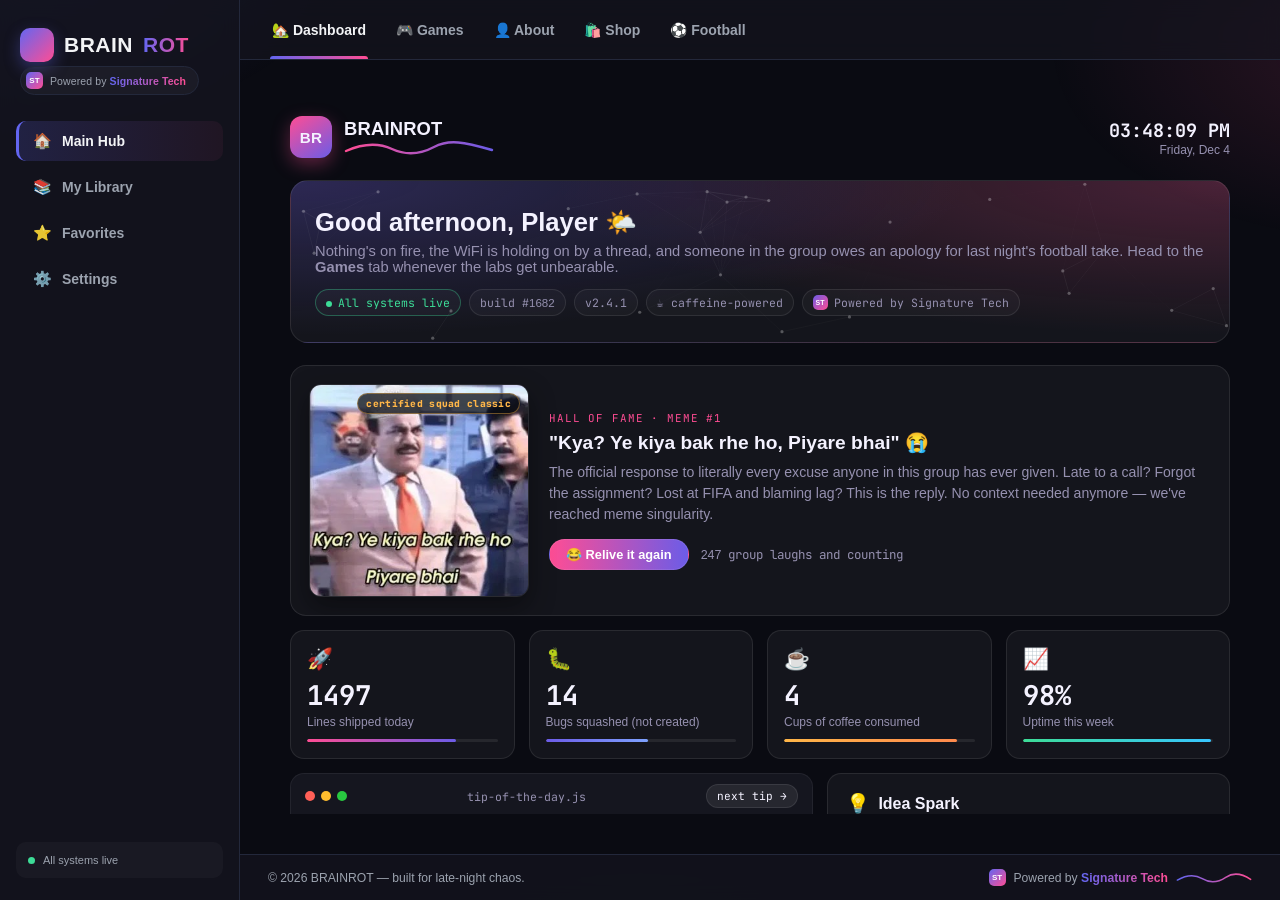
<file: index.html>
<!DOCTYPE html>
<html lang="en">
<head>
    <meta charset="UTF-8">
    <meta name="viewport" content="width=device-width, initial-scale=1.0">
    <title>BRAINROT — Leisure Hub</title>
    <link rel="stylesheet" href="style.css">
</head>
<body class="app-shell">

    <!-- LEFT SIDEBAR -->
    <div class="sidebar" id="sidebar">
        <div class="brand-logo"><span class="mark">BR</span>BRAIN<span>ROT</span></div>
        <div class="brand-tag">
            <span class="pb-badge">
                <span class="pb-mark">ST</span>
                <span>Powered by <strong>Signature Tech</strong></span>
            </span>
        </div>
        <ul class="sidebar-menu">
            <li class="sidebar-item active" onclick="sidebarClick(this,'Main Hub')"><span class="ic">🏠</span>Main Hub</li>
            <li class="sidebar-item" onclick="sidebarClick(this,'My Library')"><span class="ic">📚</span>My Library</li>
            <li class="sidebar-item" onclick="sidebarClick(this,'Favorites')"><span class="ic">⭐</span>Favorites</li>
            <li class="sidebar-item" onclick="sidebarClick(this,'Settings')"><span class="ic">⚙️</span>Settings</li>
        </ul>
        <div class="sidebar-footer"><span class="pulse"></span>All systems live</div>
    </div>

    <!-- MAIN CONTAINER -->
    <div class="main-container">
        <nav class="sub-top-bar">
            <button class="hamburger" onclick="toggleSidebar()">☰</button>
            <ul class="nav-tabs">
                <li class="nav-tab active" onclick="switchTab('dashboard', event)">🏡 Dashboard</li>
                <li class="nav-tab" onclick="switchTab('games', event)">🎮 Games</li>
                <li class="nav-tab" onclick="switchTab('about', event)">👤 About</li>
                <li class="nav-tab" onclick="switchTab('shop', event)">🛍️ Shop</li>
                <li class="nav-tab" onclick="switchTab('news', event)">⚽ Football</li>
            </ul>
        </nav>

        <div class="content-area">
            <!-- Dashboard Page -->
            <div id="page-dashboard" class="content-page fill active">
                <iframe id="dashboardFrame" src="dashboard.html" class="dashboard-frame"></iframe>
            </div>

            <!-- Games Page -->
            <div id="page-games" class="content-page">
                <div class="page-title"><h2>All Games</h2><span class="sub">pick your poison</span></div>
                <div class="games-grid">

                    <!-- To add a new game, just point the path to its HTML file -->
                    <div class="game-card" onclick="openGame('games/snake/snake.html','Retro Snake')">
                        <div class="game-thumbnail"><span>🐍</span></div>
                        <div class="play-overlay">▶ Play</div>
                        <div class="game-info">
                            <span class="game-tag">Classic</span>
                            <div class="game-title">Retro Snake</div>
                        </div>
                    </div>

                    <!-- Neon Tic-Tac-Toe Game Card -->
                    <div class="game-card" onclick="openGame('games/tictactoe/index.html','Neon Tic-Tac-Toe')">
                        <div class="game-thumbnail"><span>❌⭕</span></div>
                        <div class="play-overlay">▶ Play</div>
                        <div class="game-info">
                            <span class="game-tag">2 Player</span>
                            <div class="game-title">Neon Tic-Tac-Toe</div>
                        </div>
                    </div>

                    <!-- Cyber Memory Match Game Card -->
                    <div class="game-card" onclick="openGame('games/memory/index.html','Memory Match')">
                        <div class="game-thumbnail"><span>🧠</span></div>
                        <div class="play-overlay">▶ Play</div>
                        <div class="game-info">
                            <span class="game-tag">Puzzle</span>
                            <div class="game-title">Memory Match</div>
                        </div>
                    </div>

                    <!-- Classic Ludo Game Card -->
                    <div class="game-card" onclick="openGame('games/ludo/index.html','Classic Ludo')">
                        <div class="game-thumbnail"><span>🎲</span></div>
                        <div class="play-overlay">▶ Play</div>
                        <div class="game-info">
                            <span class="game-tag">2-4 Players</span>
                            <div class="game-title">Classic Ludo</div>
                        </div>
                    </div>

                </div>
            </div>

            <div id="page-about" class="content-page">
                <div class="page-title"><h2>About Us</h2><span class="sub">the person behind the chaos</span></div>
                <div class="empty-state">
                    <div class="emoji">👤</div>
                    <h3>Bio coming soon</h3>
                    <p>This page is under construction — swap this block out for your story, socials, and whatever else you want people to know.</p>
                </div>
            </div>

            <div id="page-shop" class="content-page">
                <div class="page-title"><h2>Item Shop</h2><span class="sub">nothing to buy, yet</span></div>
                <div class="empty-state">
                    <div class="emoji">🛍️</div>
                    <h3>Shop is empty</h3>
                    <p>Stock it with merch, unlockables, or fake currency for the memes — your call.</p>
                </div>
            </div>

            <div id="page-news" class="content-page fill">
                <div class="page-title"><h2></h2><span class="sub"></span></div>
                <iframe src="football-arena/index.html" class="dashboard-frame" style="height: calc(100vh - 140px);"></iframe>
            </div>
        </div>

        <!-- SITE FOOTER -->
        <footer class="site-footer">
            <div class="footer-left">© <span id="footerYear"></span> BRAINROT — built for late-night chaos.</div>
            <div class="footer-right">
                <span class="pb-mark">ST</span>
                <span>Powered by <strong>Signature Tech</strong></span>
                <svg class="pb-sig" viewBox="0 0 110 14" xmlns="http://www.w3.org/2000/svg">
                    <defs>
                        <linearGradient id="footerSigGrad" x1="0" y1="0" x2="1" y2="0">
                            <stop offset="0%" stop-color="#6366f1"/>
                            <stop offset="100%" stop-color="#ff4d94"/>
                        </linearGradient>
                    </defs>
                    <path d="M2 10 C 16 2, 28 2, 38 8 S 60 14, 72 6 S 96 1, 108 9"/>
                </svg>
            </div>
        </footer>
    </div>
    <div id="gameModal" class="game-modal">
        <div class="modal-header">
            <span class="modal-title" id="modalTitle">Now Playing</span>
            <button class="close-btn" onclick="closeGame()">✕ Close</button>
        </div>
        <!-- This clean viewport houses whatever game is opened -->
        <iframe id="gameFrame" class="game-frame" frameborder="0"></iframe>
    </div>

    <!-- TOAST -->
    <div class="toast" id="toast"></div>

    <script src="app.js"></script>
</body>
</html>
</file>
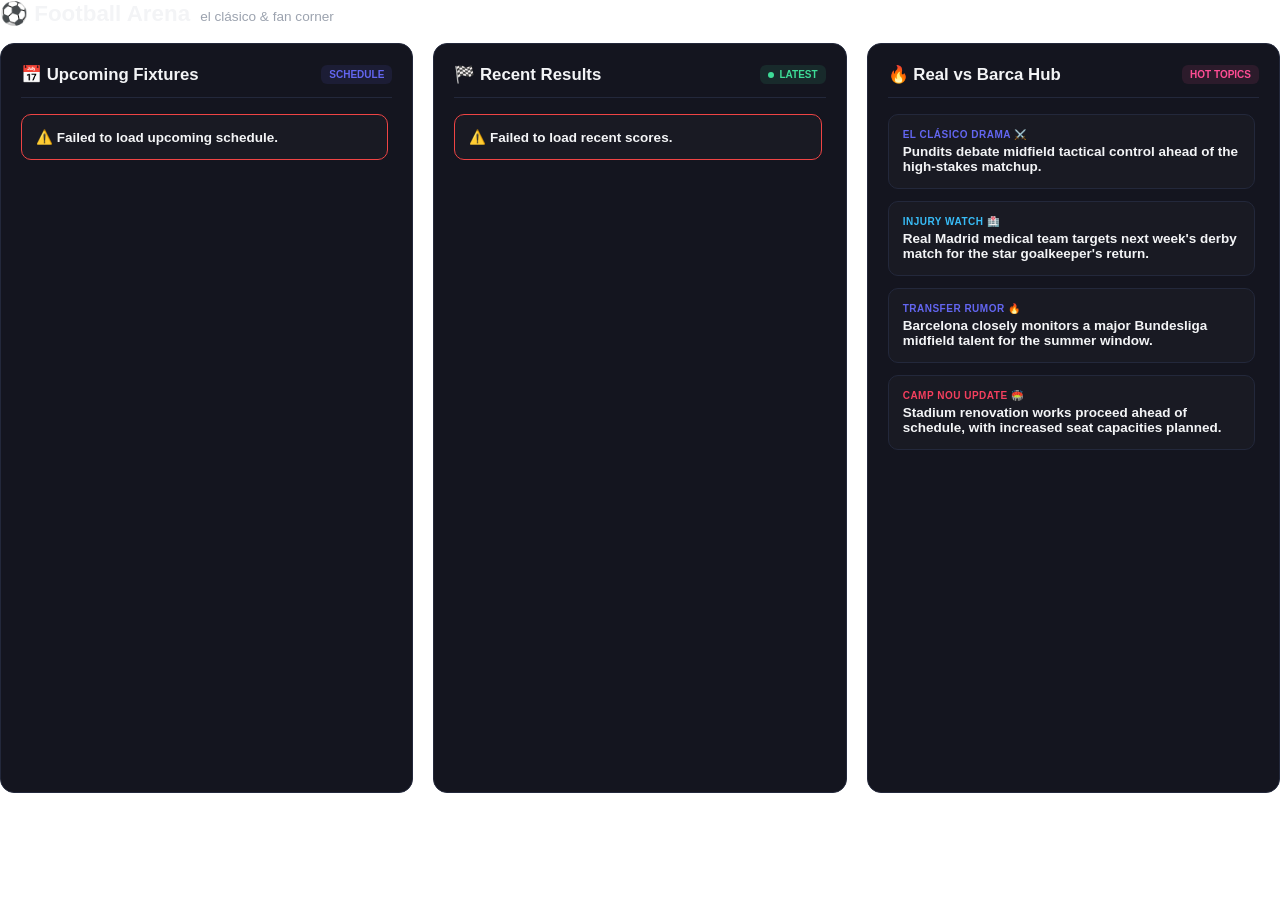
<file: football-arena/index.html>
<!DOCTYPE html>
<html lang="en">
<head>
    <meta charset="UTF-8">
    <meta name="viewport" content="width=device-width, initial-scale=1.0">
    <title>Football Arena Sandbox</title>
    <link rel="stylesheet" href="../style.css">
    <link rel="stylesheet" href="arena-style.css">
</head>
<body class="arena-body">
    <div class="arena-container">
        <div class="page-title">
            <h2>⚽ Football Arena</h2>
            <span class="sub">el clásico & fan corner</span>
        </div>

        <div class="arena-grid">
            <!-- Column 1: Upcoming Matches -->
            <section class="arena-card">
                <div class="panel-header">
                    <h3>📅 Upcoming Fixtures</h3>
                    <span class="news-badge" style="background: rgba(99,102,241,0.1); color: var(--accent);">SCHEDULE</span>
                </div>
                <div id="upcoming-feed" class="arena-data-box">
                    <div class="skeleton-item"></div>
                </div>
            </section>

            <!-- Column 2: Recent Results -->
            <section class="arena-card">
                <div class="panel-header">
                    <h3>🏁 Recent Results</h3>
                    <span class="pulse-badge"><span class="pulse-dot"></span>LATEST</span>
                </div>
                <div id="scores-feed" class="arena-data-box">
                    <div class="skeleton-item"></div>
                </div>
            </section>

            <!-- Column 3: Fan Zone (Madrid, Barca & Rumors) -->
            <section class="arena-card">
                <div class="panel-header">
                    <h3>🔥 Real vs Barca Hub</h3>
                    <span class="news-badge">HOT TOPICS</span>
                </div>
                <div id="news-feed" class="arena-data-box">
                    <div class="skeleton-item"></div>
                </div>
            </section>
        </div>
    </div>

    <script src="arena-app.js"></script>
</body>
</html>
</file>
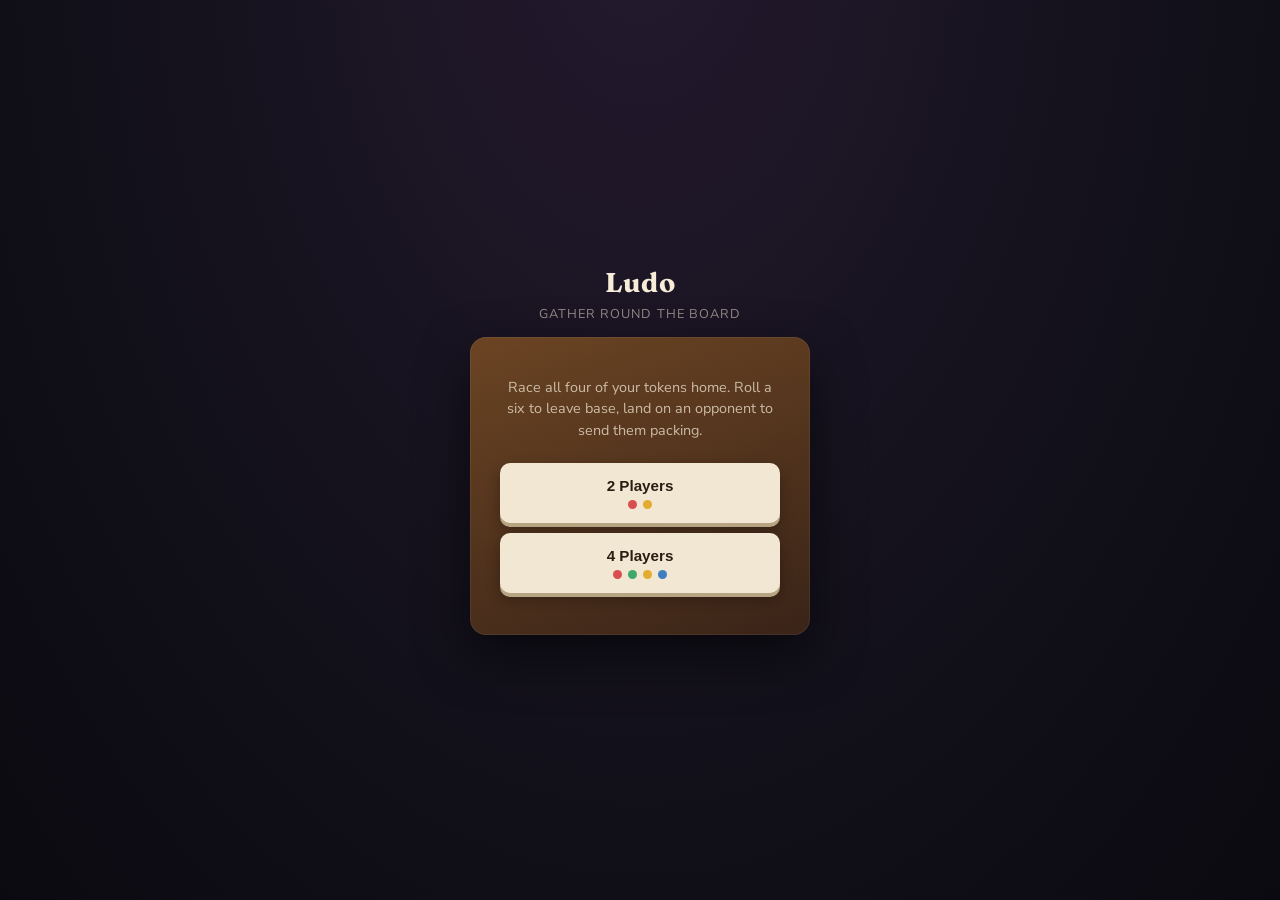
<file: games/ludo/index.html>
<!DOCTYPE html>
<html lang="en">
<head>
<meta charset="UTF-8">
<meta name="viewport" content="width=device-width, initial-scale=1.0">
<title>Ludo</title>
<link rel="preconnect" href="https://fonts.googleapis.com">
<link href="https://fonts.googleapis.com/css2?family=Fraunces:opsz,wght@9..144,600;9..144,700&family=Nunito+Sans:wght@400;600;700;800&display=swap" rel="stylesheet">
<style>
  :root{
    --wood-dark:#3a2418; --wood-mid:#6b4423; --wood-light:#8a5a34;
    --board:#f1e7d2; --board-line:#e0d2b4;
    --brass:#c9a04c; --brass-light:#e6c877;
    --ink:#2a1c12;
    --r:#d94f4f; --r-dark:#a53535;
    --g:#3fa96a; --g-dark:#287a49;
    --y:#e3ab2f; --y-dark:#b0801a;
    --b:#3f7fc1; --b-dark:#295c94;
    --cell:32px; --token:22px;
  }
  *{box-sizing:border-box;}
  body{
    margin:0; min-height:100vh; display:flex; flex-direction:column; align-items:center; justify-content:center;
    background: radial-gradient(ellipse at 50% -10%, #241a2e 0%, #12101a 60%, #0b0a10 100%);
    font-family:'Nunito Sans', sans-serif; color:#f1e7d2; padding:18px; gap:14px;
  }
  h1{
    font-family:'Fraunces', serif; font-weight:700; font-size:1.7rem; margin:0;
    letter-spacing:.02em; color:#f6ecd8;
  }
  .tag{ font-size:.8rem; opacity:.55; letter-spacing:.08em; text-transform:uppercase; margin-top:-8px;}

  /* ---- Setup screen ---- */
  .setup{
    background:linear-gradient(160deg,var(--wood-mid),var(--wood-dark));
    padding:32px 30px; border-radius:16px; text-align:center; max-width:340px;
    box-shadow:0 20px 50px rgba(0,0,0,.55), inset 0 0 0 1px rgba(255,255,255,.06);
  }
  .setup p{opacity:.75; font-size:.9rem; line-height:1.5; margin:8px 0 22px;}
  .choice-btn{
    display:block; width:100%; margin:10px 0; padding:14px 16px; border-radius:10px; border:none;
    background:var(--board); color:var(--ink); font-weight:800; font-size:.95rem; cursor:pointer;
    box-shadow:0 4px 0 #b7a482, 0 6px 14px rgba(0,0,0,.3); transition:transform .12s, box-shadow .12s;
  }
  .choice-btn:hover{transform:translateY(-2px);}
  .choice-btn:active{transform:translateY(2px); box-shadow:0 1px 0 #b7a482;}
  .choice-btn .dots{display:flex; gap:6px; justify-content:center; margin-top:6px;}
  .choice-btn .dots span{width:9px;height:9px;border-radius:50%;display:inline-block;}

  /* ---- Game screen ---- */
  .game{ display:none; flex-direction:column; align-items:center; gap:12px; }
  .hud{ display:flex; align-items:center; gap:16px; background:rgba(255,255,255,.04); padding:8px 16px; border-radius:30px; }
  .turn-pill{ display:flex; align-items:center; gap:8px; font-weight:800; font-size:.85rem; letter-spacing:.03em; }
  .swatch{ width:14px; height:14px; border-radius:50%; box-shadow:0 0 0 2px rgba(255,255,255,.2); }
  .status{ font-size:.78rem; opacity:.65; min-width:130px; }

  .dice-wrap{ display:flex; align-items:center; gap:10px; }
  #dice-btn{
    width:52px; height:52px; border-radius:12px; border:none; cursor:pointer;
    background:linear-gradient(160deg,#fff,#e7e2d8); position:relative;
    box-shadow:0 4px 0 #b7a482, 0 8px 16px rgba(0,0,0,.4);
    display:grid; grid-template-columns:repeat(3,1fr); grid-template-rows:repeat(3,1fr); padding:8px; gap:2px;
    transition:transform .08s;
  }
  #dice-btn:active{ transform:translateY(3px); box-shadow:0 1px 0 #b7a482; }
  #dice-btn:disabled{ cursor:not-allowed; opacity:.6; }
  #dice-btn.rolling{ animation:wobble .5s ease-in-out; }
  @keyframes wobble{ 0%,100%{transform:rotate(0)} 25%{transform:rotate(-14deg)} 50%{transform:rotate(10deg)} 75%{transform:rotate(-6deg)} }
  .pip{ width:8px; height:8px; margin:auto; border-radius:50%; background:var(--ink); opacity:0; }
  .pip.on{ opacity:1; }

  .board-frame{
    padding:14px; border-radius:14px;
    background:linear-gradient(155deg,var(--wood-light),var(--wood-dark) 70%);
    box-shadow:0 25px 60px rgba(0,0,0,.6), inset 0 0 0 1px rgba(255,255,255,.08);
  }
  .board{
    position:relative; width:calc(var(--cell)*15); height:calc(var(--cell)*15);
    background:var(--board); border-radius:6px; overflow:hidden;
    box-shadow:inset 0 0 0 2px var(--brass);
  }
  .cell{ position:absolute; width:var(--cell); height:var(--cell); box-shadow:inset 0 0 0 1px var(--board-line); }
  .cell.track{ background:var(--board); }
  .cell.start-r{ background:var(--r); } .cell.start-g{ background:var(--g); }
  .cell.start-y{ background:var(--y); } .cell.start-b{ background:var(--b); }
  .cell.home-r{ background:var(--r); opacity:.85; } .cell.home-g{ background:var(--g); opacity:.85; }
  .cell.home-y{ background:var(--y); opacity:.85; } .cell.home-b{ background:var(--b); opacity:.85; }
  .cell.corner{ background:var(--board); }
  .cell.center{
    background:conic-gradient(var(--r) 0deg 90deg, var(--g) 90deg 180deg, var(--y) 180deg 270deg, var(--b) 270deg 360deg);
    border-radius:4px; box-shadow:0 0 10px rgba(0,0,0,.3);
  }
  .star{ position:absolute; inset:0; display:flex; align-items:center; justify-content:center; font-size:13px; color:rgba(0,0,0,.35); pointer-events:none; }

  .base{ position:absolute; border-radius:10px; box-shadow:inset 0 0 0 6px rgba(255,255,255,.55), inset 0 0 0 8px rgba(0,0,0,.08); }
  .base.red{ background:var(--r); } .base.green{ background:var(--g); }
  .base.yellow{ background:var(--y); } .base.blue{ background:var(--b); }
  .nest{ position:absolute; width:20px; height:20px; border-radius:50%; background:rgba(255,255,255,.85); box-shadow:inset 0 2px 4px rgba(0,0,0,.2); }

  .token-layer{ position:absolute; inset:0; }
  .token{
    position:absolute; width:var(--token); height:var(--token); border-radius:50% 50% 50% 4px;
    transform:rotate(45deg); border:2px solid rgba(255,255,255,.85); cursor:default;
    transition:left .3s cubic-bezier(0.25, 1, 0.5, 1), top .3s cubic-bezier(0.25, 1, 0.5, 1), box-shadow .2s;
    box-shadow:0 3px 6px rgba(0,0,0,.4);
  }
  .token::after{ content:''; position:absolute; inset:3px; border-radius:50%; background:rgba(255,255,255,.35); }
  .token.red{ background:linear-gradient(145deg,#f2807c,var(--r-dark)); }
  .token.green{ background:linear-gradient(145deg,#7fdba0,var(--g-dark)); }
  .token.yellow{ background:linear-gradient(145deg,#f5cf7a,var(--y-dark)); }
  .token.blue{ background:linear-gradient(145deg,#87b6e8,var(--b-dark)); }
  .token.movable{ cursor:pointer; animation:pulse 1s infinite; z-index:5; }
  @keyframes pulse{ 0%,100%{ box-shadow:0 3px 6px rgba(0,0,0,.4), 0 0 0 0 rgba(255,255,255,.6);} 50%{ box-shadow:0 3px 6px rgba(0,0,0,.4), 0 0 0 6px rgba(255,255,255,0);} }

  .banner{
    display:none; position:fixed; inset:0; background:rgba(10,8,14,.75); align-items:center; justify-content:center; z-index:50;
  }
  .banner-card{ background:linear-gradient(160deg,var(--wood-mid),var(--wood-dark)); padding:34px 40px; border-radius:16px; text-align:center; box-shadow:0 20px 50px rgba(0,0,0,.6); }
  .banner-card h2{ font-family:'Fraunces',serif; margin:0 0 6px; font-size:1.5rem; }
  .banner-card button{ margin-top:16px; padding:10px 22px; border-radius:8px; border:none; background:var(--board); font-weight:800; cursor:pointer; }

  @media (max-width:520px){
    :root{ --cell:24px; --token:16px; }
  }
</style>
</head>
<body>

  <h1>Ludo</h1>
  <div class="tag" id="subtitle">gather round the board</div>

  <div class="setup" id="setup">
    <p>Race all four of your tokens home. Roll a six to leave base, land on an opponent to send them packing.</p>
    <button class="choice-btn" onclick="startGame(2)">2 Players
      <span class="dots"><span style="background:var(--r)"></span><span style="background:var(--y)"></span></span>
    </button>
    <button class="choice-btn" onclick="startGame(4)">4 Players
      <span class="dots"><span style="background:var(--r)"></span><span style="background:var(--g)"></span><span style="background:var(--y)"></span><span style="background:var(--b)"></span></span>
    </button>
  </div>

  <div class="game" id="game">
    <div class="hud">
      <div class="turn-pill"><span class="swatch" id="turn-swatch"></span><span id="turn-name">RED</span></div>
      <div class="status" id="status">Roll to begin</div>
      <div class="dice-wrap">
        <button id="dice-btn" onclick="rollDice()">
          <div class="pip" id="p1"></div><div class="pip" id="p2"></div><div class="pip" id="p3"></div>
          <div class="pip" id="p4"></div><div class="pip" id="p5"></div><div class="pip" id="p6"></div>
          <div class="pip" id="p7"></div><div class="pip" id="p8"></div><div class="pip" id="p9"></div>
        </button>
      </div>
    </div>
    <div class="board-frame">
      <div class="board" id="board"></div>
    </div>
  </div>

  <div class="banner" id="banner">
    <div class="banner-card">
      <h2 id="banner-text">🎉 Red wins!</h2>
      <button onclick="location.reload()">Play again</button>
    </div>
  </div>

<script>
const CELL = () => parseFloat(getComputedStyle(document.documentElement).getPropertyValue('--cell'));
const TOKEN = () => parseFloat(getComputedStyle(document.documentElement).getPropertyValue('--token'));

const PATH = [
  [6,1],[6,2],[6,3],[6,4],[6,5],[5,6],[4,6],[3,6],[2,6],[1,6],[0,6],[0,7],[0,8],[1,8],[2,8],[3,8],[4,8],[5,8],
  [6,9],[6,10],[6,11],[6,12],[6,13],[6,14],[7,14],[8,14],[8,13],[8,12],[8,11],[8,10],[8,9],
  [9,8],[10,8],[11,8],[12,8],[13,8],[14,8],[14,7],[14,6],[13,6],[12,6],[11,6],[10,6],[9,6],
  [8,5],[8,4],[8,3],[8,2],[8,1],[8,0],[7,0],[6,0]
];
const START = { red:0, green:13, yellow:26, blue:39 };
const SAFE = new Set([0,8,13,21,26,34,39,47]);
const HOME_COLS = {
  red:   [[7,1],[7,2],[7,3],[7,4],[7,5],[7,6]],
  green: [[1,7],[2,7],[3,7],[4,7],[5,7],[6,7]],
  yellow:[[7,13],[7,12],[7,11],[7,10],[7,9],[7,8]],
  blue:  [[13,7],[12,7],[11,7],[10,7],[9,7],[8,7]]
};
const BASE_SLOTS = {
  red:   [[1.7,1.7],[1.7,4.3],[4.3,1.7],[4.3,4.3]],
  green: [[1.7,10.7],[1.7,13.3],[4.3,10.7],[4.3,13.3]],
  yellow:[[10.7,10.7],[10.7,13.3],[13.3,10.7],[13.3,13.3]],
  blue:  [[10.7,1.7],[10.7,4.3],[13.3,1.7],[13.3,4.3]]
};
const ALL_COLORS = ['red','green','yellow','blue'];
const DOT_PATTERNS = {1:[5],2:[1,9],3:[1,5,9],4:[1,3,7,9],5:[1,3,5,7,9],6:[1,3,4,6,7,9]};

let numPlayers = 4;
let activeColors = ALL_COLORS;
let activeIdx = 0;
let diceValue = 0;
let consecutiveSixes = 0;
let awaitingMove = false;
let movableSet = new Set();
let gameOver = false;

let tokens = {}; 
let tokenEls = {};

function startGame(players){
  numPlayers = players;
  activeColors = players === 2 ? ['red','yellow'] : ALL_COLORS;
  activeColors.forEach(c => tokens[c] = [-1,-1,-1,-1]);
  document.getElementById('setup').style.display = 'none';
  document.getElementById('game').style.display = 'flex';
  buildBoard();
  updateTurnUI();
}

function inBase(r,c){
  if(r<=5 && c<=5) return 'red';
  if(r<=5 && c>=9) return 'green';
  if(r>=9 && c>=9) return 'yellow';
  if(r>=9 && c<=5) return 'blue';
  return null;
}

function buildBoard(){
  const board = document.getElementById('board');
  board.innerHTML = '';
  const cell = CELL();

  const pathSet = new Map(); 
  PATH.forEach((rc,i) => pathSet.set(rc[0]+','+rc[1], i));
  const homeSet = new Map(); 
  Object.entries(HOME_COLS).forEach(([color,cells]) => cells.forEach(rc => homeSet.set(rc[0]+','+rc[1], color)));

  for(let r=0; r<15; r++){
    for(let c=0; c<15; c++){
      if(inBase(r,c)) continue;
      const key = r+','+c;
      const div = document.createElement('div');
      div.className = 'cell';
      div.style.left = (c*cell)+'px';
      div.style.top = (r*cell)+'px';

      if(pathSet.has(key)){
        const idx = pathSet.get(key);
        div.classList.add('track');
        if(idx === START.red) div.classList.add('start-r');
        else if(idx === START.green) div.classList.add('start-g');
        else if(idx === START.yellow) div.classList.add('start-y');
        else if(idx === START.blue) div.classList.add('start-b');
        if(SAFE.has(idx)){
        const star = document.createElement('div');
        star.className = 'star'; 
        star.textContent = '★';
        div.appendChild(star);
        }
      } else if(homeSet.has(key)){
        div.classList.add('home-' + homeSet.get(key)[0]);
      } else if(r===7 && c===7){
        div.classList.add('center');
      } else {
        div.classList.add('corner');
      }
      board.appendChild(div);
    }
  }

  const baseDefs = { red:[0,0], green:[0,9], yellow:[9,9], blue:[9,0] };
  Object.entries(baseDefs).forEach(([color,[r,c]]) => {
    const base = document.createElement('div');
    base.className = 'base ' + color;
    base.style.left = (c*cell)+'px'; base.style.top = (r*cell)+'px';
    base.style.width = (cell*6)+'px'; base.style.height = (cell*6)+'px';
    BASE_SLOTS[color].forEach(([rr,cc]) => {
      const nest = document.createElement('div');
      nest.className = 'nest';
      nest.style.left = (cc*cell - 10)+'px'; nest.style.top = (rr*cell - 10)+'px';
      base.appendChild(nest);
    });
    board.appendChild(base);
  });

  const layer = document.createElement('div');
  layer.className = 'token-layer';
  layer.id = 'token-layer';
  board.appendChild(layer);

  activeColors.forEach(color => {
    tokenEls[color] = [];
    for(let i=0;i<4;i++){
      const el = document.createElement('div');
      el.className = 'token ' + color;
      el.onclick = () => tokenClicked(color, i);
      layer.appendChild(el);
      tokenEls[color].push(el);
    }
  });

  renderTokens();
}

function getCoord(color, pos, idx){
  if(pos === -1) return BASE_SLOTS[color][idx];
  if(pos <= 50){ const abs=(START[color]+pos)%52; return PATH[abs]; }
  if(pos <= 56) return HOME_COLS[color][pos-51];
  return [7,7];
}

function renderTokens(){
  const cell = CELL(), tok = TOKEN();
  const groups = {};
  activeColors.forEach(color => {
    tokens[color].forEach((pos,i) => {
      const [r,c] = getCoord(color,pos,i);
      const key = Math.round(r*10)+','+Math.round(c*10);
      (groups[key] = groups[key] || []).push([color,i]);
    });
  });

  activeColors.forEach(color => {
    tokens[color].forEach((pos,i) => {
      const [r,c] = getCoord(color,pos,i);
      const key = Math.round(r*10)+','+Math.round(c*10);
      const group = groups[key];
      let dx=0, dy=0;
      if(group.length > 1){
        const gi = group.findIndex(g => g[0]===color && g[1]===i);
        const offsets = [[-5,-5],[5,-5],[-5,5],[5,5]];
        [dx,dy] = offsets[gi % 4];
      }
      const el = tokenEls[color][i];
      el.style.left = (c*cell + (cell-tok)/2 + dx) + 'px';
      el.style.top  = (r*cell + (cell-tok)/2 + dy) + 'px';
      el.classList.toggle('movable', awaitingMove && color === activeColors[activeIdx] && movableSet.has(i));
    });
  });
}

function colorHex(color){
  return getComputedStyle(document.documentElement).getPropertyValue('--' + color[0]);
}

function updateTurnUI(){
  const color = activeColors[activeIdx];
  document.getElementById('turn-name').textContent = color.toUpperCase();
  document.getElementById('turn-swatch').style.background = colorHex(color);
  document.getElementById('status').textContent = 'Roll the dice';
  document.getElementById('dice-btn').disabled = false;
  awaitingMove = false; movableSet = new Set();
  renderTokens();
}

function setPips(v){
  for(let i=1;i<=9;i++) document.getElementById('p'+i).classList.remove('on');
  DOT_PATTERNS[v].forEach(p => document.getElementById('p'+p).classList.add('on'));
}

function getMovableTokens(color){
  const res = [];
  tokens[color].forEach((p,i) => {
    if(p === 57) return;
    if(p === -1){ if(diceValue === 6) res.push(i); return; }
    if(p + diceValue <= 57) res.push(i);
  });
  return res;
}

function rollDice(){
  if(gameOver) return;
  const btn = document.getElementById('dice-btn');
  btn.disabled = true;
  btn.classList.add('rolling');
  let ticks = 0;
  const anim = setInterval(() => {
    setPips(1 + Math.floor(Math.random()*6));
    ticks++;
    if(ticks > 8){
      clearInterval(anim);
      btn.classList.remove('rolling');
      diceValue = 1 + Math.floor(Math.random()*6);
      setPips(diceValue);
      
      if(diceValue === 6){
        consecutiveSixes++;
      } else {
        consecutiveSixes = 0;
      }

      if(consecutiveSixes === 3){
        document.getElementById('status').textContent = '3 Sixes! Turn lost.';
        setTimeout(() => {
          nextTurn();
        }, 1200);
      } else {
        resolveAfterRoll();
      }
    }
  }, 65);
}

function resolveAfterRoll(){
  const color = activeColors[activeIdx];
  const moves = getMovableTokens(color);
  if(moves.length === 0){
    document.getElementById('status').textContent = 'No valid move';
    setTimeout(proceedNoMove, 1000);
  } else {
    document.getElementById('status').textContent = 'Tap a token to move';
    movableSet = new Set(moves);
    awaitingMove = true;
    renderTokens();
  }
}

function proceedNoMove(){
  if(diceValue === 6 && consecutiveSixes < 3){
    document.getElementById('status').textContent = 'Six! Roll again';
    document.getElementById('dice-btn').disabled = false;
  } else {
    nextTurn();
  }
}

function tokenClicked(color, idx){
  if(!awaitingMove || gameOver) return;
  if(color !== activeColors[activeIdx]) return;
  if(!movableSet.has(idx)) return;
  awaitingMove = false;
  moveToken(color, idx);
}

function moveToken(color, idx){
  const cur = tokens[color][idx];
  const next = cur === -1 ? 0 : cur + diceValue;
  tokens[color][idx] = next;
  renderTokens();
  document.getElementById('status').textContent = 'Moving…';

  setTimeout(() => {
    if(next <= 50){
      const absIdx = (START[color] + next) % 52;
      if(!SAFE.has(absIdx)){
        let captured = false;
        activeColors.forEach(c2 => {
          if(c2 === color) return;
          tokens[c2].forEach((p,i2) => {
            if(p >= 0 && p <= 50 && (START[c2]+p)%52 === absIdx){
              tokens[c2][i2] = -1;
              captured = true;
            }
          });
        });
        if(captured){ document.getElementById('status').textContent = 'Captured!'; renderTokens(); }
      }
    }
    checkWinAndProceed(color);
  }, 480);
}

function checkWinAndProceed(color){
  if(tokens[color].every(p => p === 57)){
    endGame(color);
    return;
  }
  if(diceValue === 6 && consecutiveSixes < 3){
    document.getElementById('status').textContent = 'Six! Roll again';
    document.getElementById('dice-btn').disabled = false;
    awaitingMove = false;
    movableSet = new Set();
  } else {
    nextTurn();
  }
}

function nextTurn(){
  consecutiveSixes = 0;
  activeIdx = (activeIdx + 1) % activeColors.length;
  updateTurnUI();
}

function endGame(color){
  gameOver = true;
  document.getElementById('banner-text').textContent = '🎉 ' + color.toUpperCase() + ' wins!';
  document.getElementById('banner').style.display = 'flex';
}
</script>
</body>
</html>
</file>
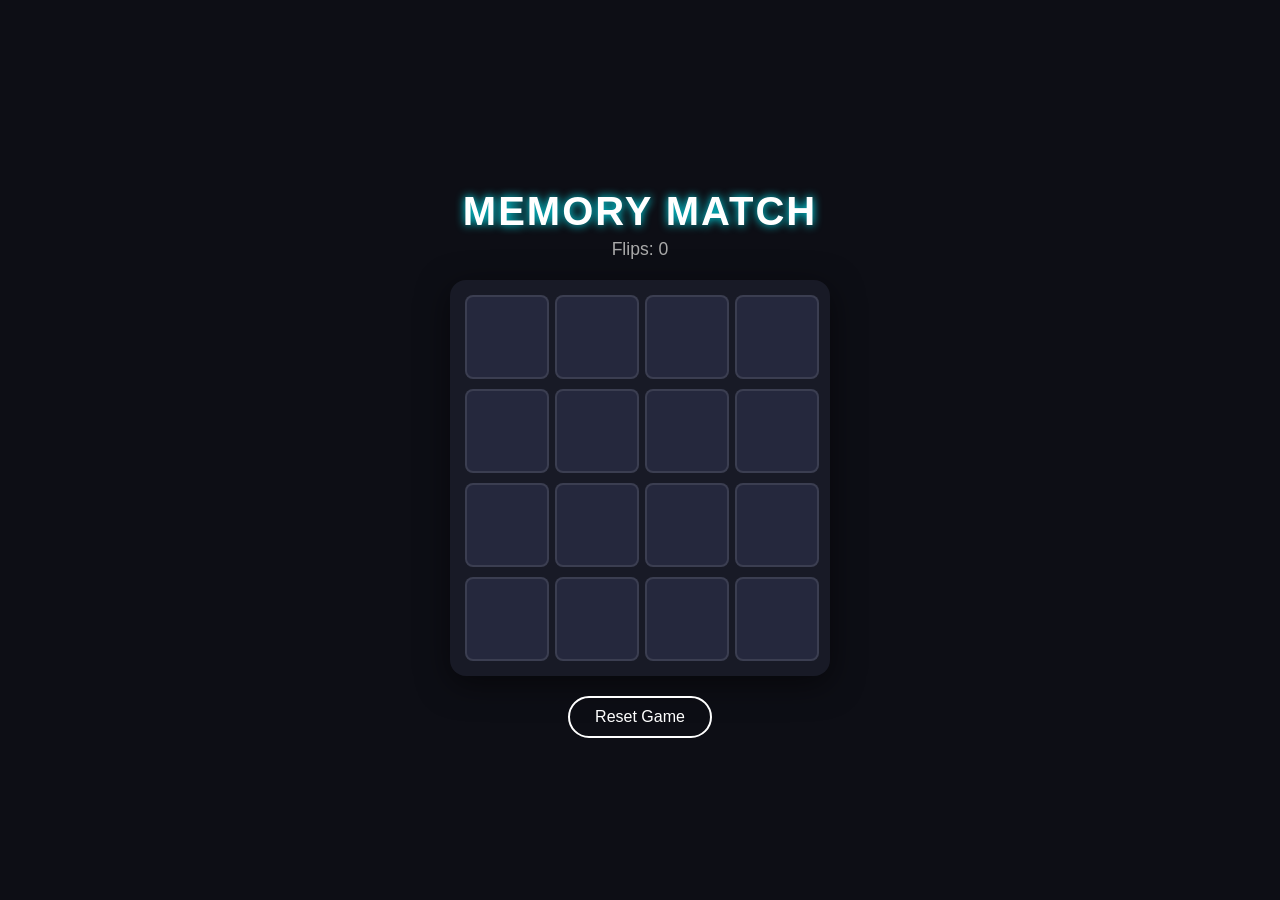
<file: games/memory/index.html>
<!DOCTYPE html>
<html lang="en">
<head>
    <meta charset="UTF-8">
    <meta name="viewport" content="width=device-width, initial-scale=1.0">
    <title>Cyber Memory Match</title>
    <style>
        :root {
            --neon-blue: #00f3ff;
            --bg-dark: #0d0e15;
            --panel-bg: #181a26;
        }

        body {
            text-align: center;
            font-family: 'Segoe UI', sans-serif;
            background-color: var(--bg-dark);
            color: #ffffff;
            margin: 0;
            padding: 20px;
            display: flex;
            flex-direction: column;
            align-items: center;
            justify-content: center;
            min-height: 100vh;
            box-sizing: border-box;
        }

        h1 {
            font-size: 2.5rem;
            margin-bottom: 5px;
            text-transform: uppercase;
            letter-spacing: 2px;
            text-shadow: 0 0 10px var(--neon-blue);
        }

        #status {
            font-size: 1.1rem;
            margin-bottom: 20px;
            color: #aaa;
        }

        .grid {
            display: grid;
            grid-template-columns: repeat(4, 80px);
            grid-gap: 10px;
            background: var(--panel-bg);
            padding: 15px;
            border-radius: 16px;
            box-shadow: 0 8px 32px rgba(0, 0, 0, 0.5);
            margin-bottom: 20px;
        }

        .card {
            width: 80px;
            height: 80px;
            background: rgba(255, 255, 255, 0.05);
            border: 2px solid rgba(255, 255, 255, 0.1);
            border-radius: 8px;
            font-size: 2rem;
            display: flex;
            align-items: center;
            justify-content: center;
            cursor: pointer;
            user-select: none;
            transition: all 0.2s ease;
        }

        .card.hidden {
            background: #25283d;
            color: transparent;
        }

        .card.matched {
            background: rgba(0, 243, 255, 0.1);
            border-color: var(--neon-blue);
            cursor: default;
        }

        button {
            padding: 10px 25px;
            font-size: 1rem;
            color: #ffffff;
            background: transparent;
            border: 2px solid #ffffff;
            border-radius: 30px;
            cursor: pointer;
            transition: all 0.2s ease;
        }

        button:hover {
            background: #ffffff;
            color: var(--bg-dark);
        }
    </style>
</head>
<body>

    <h1>Memory Match</h1>
    <div id="status">Flips: <span id="flip-count">0</span></div>

    <div class="grid" id="grid"></div>

    <button onclick="resetGame()">Reset Game</button>

    <script>
        const icons = ['🍎', '🍎', '🍌', '🍌', '🍇', '🍇', '🍓', '🍓', '🍒', '🍒', '🥑', '🥑', '🍉', '🍉', '🥝', '🥝'];
        let chosenCards = [];
        let chosenCardsIds = [];
        let cardsMatched = [];
        let flips = 0;

        const grid = document.getElementById('grid');
        const flipCountDisplay = document.getElementById('flip-count');

        function shuffle(array) {
            return array.sort(() => 0.5 - Math.random());
        }

        function createBoard() {
            shuffle(icons);
            grid.innerHTML = '';
            chosenCards = [];
            chosenCardsIds = [];
            cardsMatched = [];
            flips = 0;
            flipCountDisplay.textContent = flips;

            for (let i = 0; i < icons.length; i++) {
                const card = document.createElement('div');
                card.setAttribute('class', 'card hidden');
                card.setAttribute('data-id', i);
                card.textContent = icons[i];
                card.addEventListener('click', flipCard);
                grid.appendChild(card);
            }
        }

        function flipCard() {
            const cardId = this.getAttribute('data-id');
            if (chosenCardsIds.length === 2 || chosenCardsIds.includes(cardId) || this.classList.contains('matched')) return;

            this.classList.remove('hidden');
            chosenCards.push(icons[cardId]);
            chosenCardsIds.push(cardId);

            if (chosenCards.length === 2) {
                flips++;
                flipCountDisplay.textContent = flips;
                setTimeout(checkForMatch, 600);
            }
        }

        function checkForMatch() {
            const cards = document.querySelectorAll('.card');
            const optionOneId = chosenCardsIds[0];
            const optionTwoId = chosenCardsIds[1];

            if (chosenCards[0] === chosenCards[1]) {
                cards[optionOneId].classList.add('matched');
                cards[optionTwoId].classList.add('matched');
                cardsMatched.push(chosenCards);
            } else {
                cards[optionOneId].classList.add('hidden');
                cards[optionTwoId].classList.add('hidden');
            }

            chosenCards = [];
            chosenCardsIds = [];

            if (cardsMatched.length === icons.length / 2) {
                document.getElementById('status').innerHTML = `🎉 Finished in <b>${flips}</b> flips!`;
            }
        }

        function resetGame() {
            document.getElementById('status').innerHTML = `Flips: <span id="flip-count">0</span>`;
            createBoard();
        }

        createBoard();
    </script>
</body>
</html>
</file>
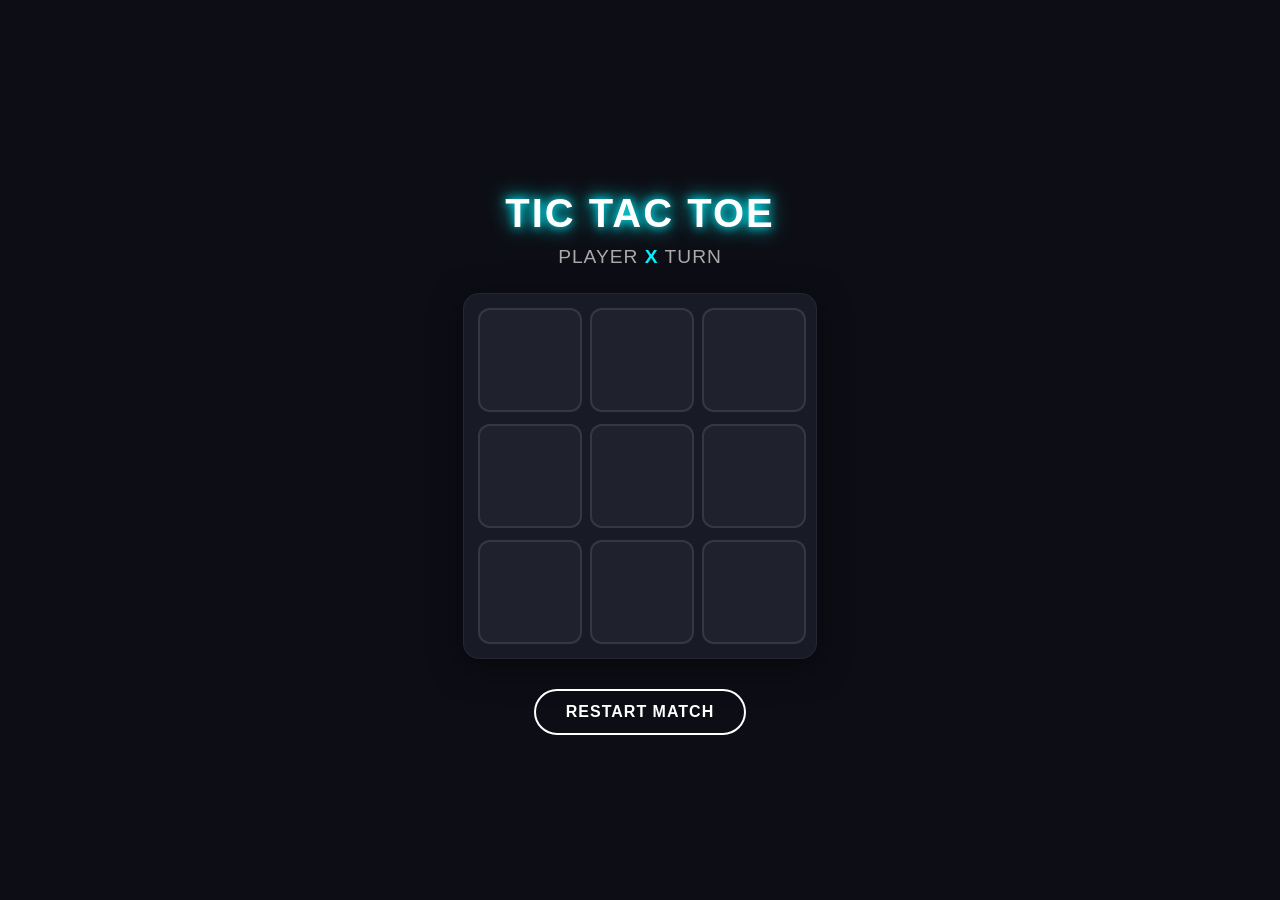
<file: games/tictactoe/index.html>
<!DOCTYPE html>
<html lang="en">
<head>
    <meta charset="UTF-8">
    <meta name="viewport" content="width=device-width, initial-scale=1.0">
    <title>Neon Tic-Tac-Toe</title>
    <style>
        :root {
            --neon-cyan: #00f3ff;
            --neon-magenta: #ff007c;
            --bg-dark: #0d0e15;
            --panel-bg: #181a26;
        }

        body {
            text-align: center;
            font-family: 'Segoe UI', Tahoma, Geneva, Verdana, sans-serif;
            background-color: var(--bg-dark);
            color: #ffffff;
            margin: 0;
            padding: 20px;
            display: flex;
            flex-direction: column;
            align-items: center;
            justify-content: center;
            min-height: 100vh;
            box-sizing: border-box;
        }

        h1 {
            font-size: 2.5rem;
            margin-bottom: 10px;
            text-transform: uppercase;
            letter-spacing: 2px;
            text-shadow: 0 0 10px var(--neon-cyan), 0 0 20px var(--neon-cyan);
        }

        #status {
            font-size: 1.2rem;
            margin-bottom: 25px;
            color: #aaa;
            font-weight: 400;
            letter-spacing: 1px;
        }

        .board {
            display: grid;
            grid-template-columns: repeat(3, 100px);
            grid-gap: 12px;
            background: var(--panel-bg);
            padding: 15px;
            border-radius: 16px;
            box-shadow: 0 8px 32px rgba(0, 0, 0, 0.5), inset 0 0 0 1px rgba(255, 255, 255, 0.05);
            margin-bottom: 30px;
        }

        .cell {
            width: 100px;
            height: 100px;
            background: rgba(255, 255, 255, 0.03);
            border: 2px solid rgba(255, 255, 255, 0.1);
            border-radius: 12px;
            font-size: 2.5rem;
            font-weight: 800;
            display: flex;
            align-items: center;
            justify-content: center;
            cursor: pointer;
            transition: all 0.2s ease;
        }

        .cell:hover {
            background: rgba(255, 255, 255, 0.08);
            border-color: rgba(255, 255, 255, 0.3);
        }

        /* Catchy Neon Colors for Players */
        .cell.X {
            color: var(--neon-cyan);
            text-shadow: 0 0 10px rgba(0, 243, 255, 0.5), 0 0 20px rgba(0, 243, 255, 0.3);
            border-color: var(--neon-cyan);
        }

        .cell.O {
            color: var(--neon-magenta);
            text-shadow: 0 0 10px rgba(255, 0, 124, 0.5), 0 0 20px rgba(255, 0, 124, 0.3);
            border-color: var(--neon-magenta);
        }

        button {
            padding: 12px 30px;
            font-size: 1rem;
            font-weight: 600;
            text-transform: uppercase;
            letter-spacing: 1px;
            color: #ffffff;
            background: transparent;
            border: 2px solid #ffffff;
            border-radius: 30px;
            cursor: pointer;
            transition: all 0.2s ease;
        }

        button:hover {
            background: #ffffff;
            color: var(--bg-dark);
            box-shadow: 0 0 15px rgba(255, 255, 255, 0.4);
            transform: translateY(-2px);
        }
        
        button:active {
            transform: translateY(0);
        }
    </style>
</head>
<body>

    <h1>Tic Tac Toe</h1>
    <div id="status">PLAYER <span style="color: var(--neon-cyan); font-weight: bold;">X</span> TURN</div>
    
    <div class="board" id="board">
        <div class="cell" data-index="0"></div>
        <div class="cell" data-index="1"></div>
        <div class="cell" data-index="2"></div>
        <div class="cell" data-index="3"></div>
        <div class="cell" data-index="4"></div>
        <div class="cell" data-index="5"></div>
        <div class="cell" data-index="6"></div>
        <div class="cell" data-index="7"></div>
        <div class="cell" data-index="8"></div>
    </div>

    <button onclick="resetGame()">Restart Match</button>

    <script>
        let board = ["", "", "", "", "", "", "", "", ""];
        let currentPlayer = "X";
        let active = true;
        const statusText = document.getElementById("status");

        const winPatterns = [
            [0, 1, 2], [3, 4, 5], [6, 7, 8],
            [0, 3, 6], [1, 4, 7], [2, 5, 8],
            [0, 4, 8], [2, 4, 6]
        ];

        document.getElementById("board").addEventListener("click", (e) => {
            const cell = e.target;
            const index = cell.getAttribute("data-index");

            if (!cell.classList.contains("cell") || board[index] !== "" || !active) return;

            board[index] = currentPlayer;
            cell.textContent = currentPlayer;
            cell.classList.add(currentPlayer);

            if (checkWin()) {
                const color = currentPlayer === 'X' ? 'var(--neon-cyan)' : 'var(--neon-magenta)';
                statusText.innerHTML = `🎉 PLAYER <span style="color: ${color}; font-weight: bold;">${currentPlayer}</span> WINS!`;
                active = false;
                return;
            }

            if (!board.includes("")) {
                statusText.innerHTML = "IT'S A DRAW! 👔";
                active = false;
                return;
            }

            currentPlayer = currentPlayer === "X" ? "O" : "X";
            const nextColor = currentPlayer === 'X' ? 'var(--neon-cyan)' : 'var(--neon-magenta)';
            statusText.innerHTML = `PLAYER <span style="color: ${nextColor}; font-weight: bold;">${currentPlayer}</span> TURN`;
        });

        function checkWin() {
            return winPatterns.some(pattern => {
                return pattern.every(index => board[index] === currentPlayer);
            });
        }

        function resetGame() {
            board = ["", "", "", "", "", "", "", "", ""];
            currentPlayer = "X";
            active = true;
            statusText.innerHTML = `PLAYER <span style="color: var(--neon-cyan); font-weight: bold;">X</span> TURN`;
            document.querySelectorAll(".cell").forEach(cell => {
                cell.textContent = "";
                cell.className = "cell";
            });
        }
    </script>
</body>
</html>
</file>
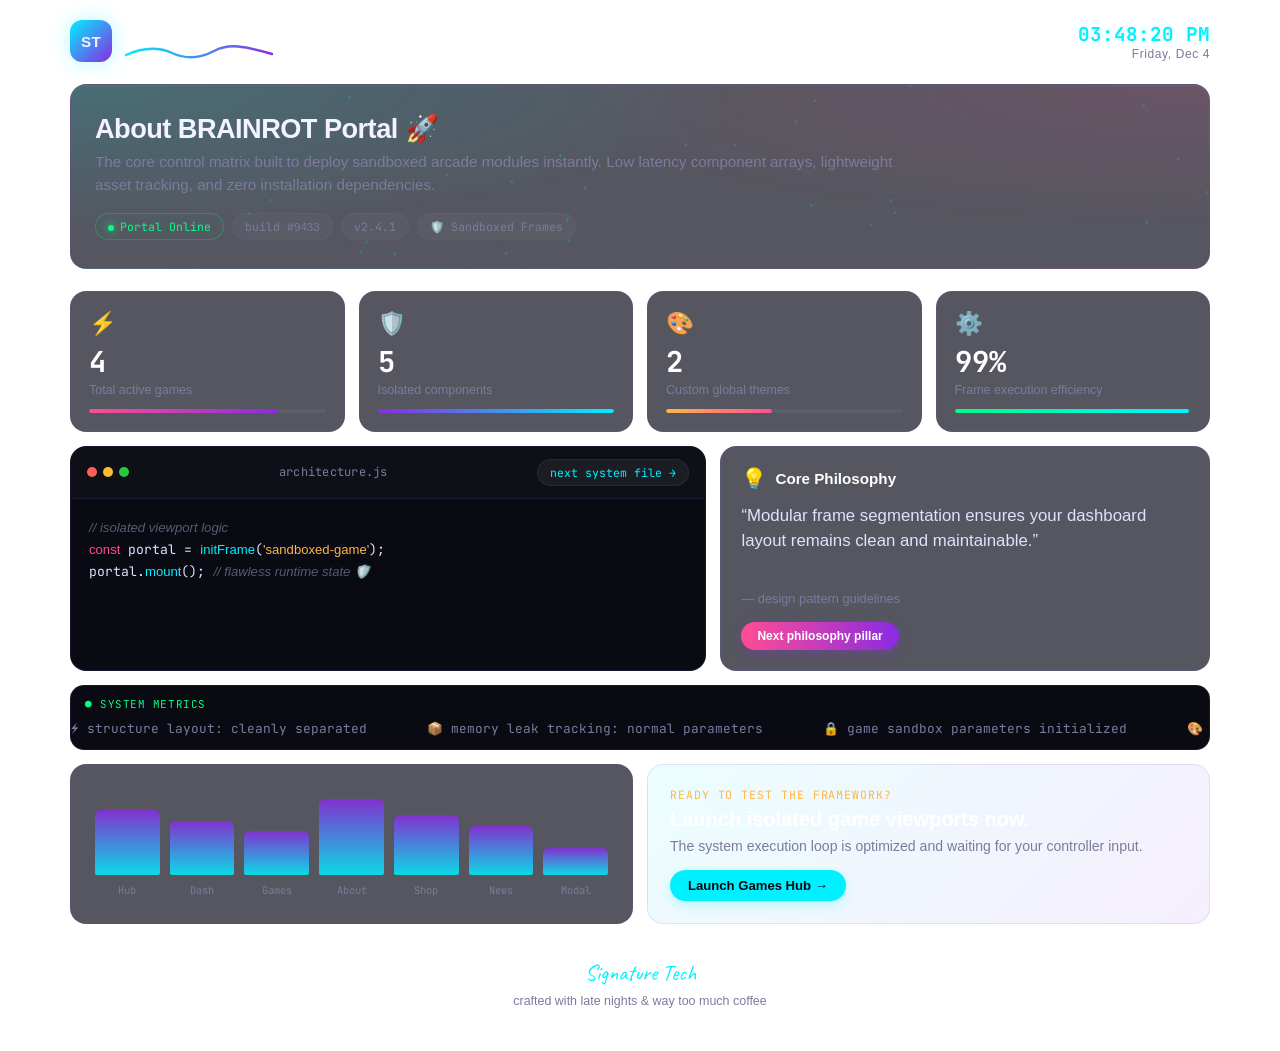
<file: about.html>
<!DOCTYPE html>
<html lang="en">
<head>
<meta charset="UTF-8">
<meta name="viewport" content="width=device-width, initial-scale=1.0">
<link rel="stylesheet" href="style.css">
<link rel="preconnect" href="https://fonts.googleapis.com">
<link href="https://fonts.googleapis.com/css2?family=Space+Grotesk:wght@500;700&family=JetBrains+Mono:wght@400;500;700&family=Caveat:wght@600&display=swap" rel="stylesheet">
<style>
  :root {
    --st-bg: #07080e;
    --st-panel: rgba(13, 15, 28, 0.7);
    --st-panel-strong: rgba(255, 255, 255, 0.06);
    --st-border: rgba(108, 92, 231, 0.15);
    --st-border-hover: rgba(0, 240, 255, 0.4);
    --st-pink: #ff4d94;
    --st-violet: #8a2be2;
    --st-cyber-blue: #00f0ff;
    --st-amber: #ffb648;
    --st-mint: #00ff87;
    --text: #f4f2ff;
    --text-muted: #7e7a9e;
  }
  * { box-sizing: border-box; }
  body {
    background: transparent;
    margin: 0; padding: 0; color: var(--text);
    font-family: 'Space Grotesk', sans-serif;
    overflow-x: hidden;
  }
  .mono { font-family: 'JetBrains Mono', monospace; }
  .signature-font { font-family: 'Caveat', cursive; }
  .dash { max-width: 1180px; margin: 0 auto; padding: 20px 20px 40px; position: relative; }
  .topbar { display: flex; align-items: center; justify-content: space-between; gap: 16px; flex-wrap: wrap; margin-bottom: 22px; }
  .brand { display: flex; align-items: center; gap: 12px; }
  .brand-mark {
    width: 42px; height: 42px; border-radius: 12px; flex-shrink: 0;
    background: linear-gradient(135deg, var(--st-cyber-blue), var(--st-violet));
    display: flex; align-items: center; justify-content: center;
    font-weight: 700; font-size: .95rem; letter-spacing: .02em;
    box-shadow: 0 0 20px rgba(0, 240, 255, 0.3);
  }
  .brand-text { display: flex; flex-direction: column; }
  .brand-text .name { font-weight: 700; font-size: 1.15rem; letter-spacing: .01em; line-height: 1.1; color: #fff; }
  .sig-underline { height: 14px; margin-top: 2px; width: 150px; }
  .sig-underline path {
    stroke: url(#sigGrad); stroke-width: 2.4; fill: none; stroke-linecap: round;
    stroke-dasharray: 220; stroke-dashoffset: 220;
    animation: sign 1.6s ease forwards .3s;
  }
  @keyframes sign { to { stroke-dashoffset: 0; } }
  .clockbox { text-align: right; }
  .clockbox .time { font-family: 'JetBrains Mono', monospace; font-size: 1.2rem; font-weight: 700; color: var(--st-cyber-blue); text-shadow: 0 0 10px rgba(0, 240, 255, 0.2); }
  .clockbox .date { font-size: .75rem; color: var(--text-muted); letter-spacing: 0.05em; }
  .hero {
    position: relative; overflow: hidden; border-radius: 16px; padding: 28px 24px;
    background: radial-gradient(120% 160% at 0% 0%, rgba(0, 240, 255, 0.15), transparent 50%),
                radial-gradient(120% 160% at 100% 0%, rgba(255, 77, 148, 0.12), transparent 50%),
                var(--st-panel);
    border: 1px solid var(--st-border); backdrop-filter: blur(12px); margin-bottom: 22px;
    box-shadow: inset 0 1px 1px rgba(255,255,255,0.05);
  }
  #netCanvas { position: absolute; inset: 0; width: 100%; height: 100%; opacity: .4; pointer-events: none; }
  .hero-inner { position: relative; z-index: 1; }
  .hero h2 { margin: 0 0 6px; font-size: 1.7rem; letter-spacing: -0.02em; }
  .hero p { margin: 0; color: var(--text-muted); font-size: .95rem; line-height: 1.5; max-width: 800px; }
  .badge-row { display: flex; gap: 8px; margin-top: 16px; flex-wrap: wrap; }
  .badge {
    font-size: .72rem; padding: 5px 12px; border-radius: 20px; border: 1px solid var(--st-border);
    background: rgba(255, 255, 255, .03); color: var(--text-muted); font-family: 'JetBrains Mono', monospace;
  }
  .badge.live { color: var(--st-mint); border-color: rgba(0, 255, 135, 0.25); background: rgba(0, 255, 135, 0.02); }
  .dot { width: 6px; height: 6px; border-radius: 50%; background: var(--st-mint); display: inline-block; margin-right: 6px; animation: pulseDot 1.4s infinite; box-shadow: 0 0 8px var(--st-mint); }
  @keyframes pulseDot { 0%, 100% { opacity: 1; } 50% { opacity: .3; } }
  .grid { display: grid; grid-template-columns: repeat(4, 1fr); gap: 14px; margin-bottom: 14px; }
  .stat-card {
    background: var(--st-panel); border: 1px solid var(--st-border); border-radius: 16px; padding: 18px;
    position: relative; overflow: hidden; backdrop-filter: blur(12px);
    transition: transform 0.3s cubic-bezier(0.2, 0.8, 0.2, 1), border-color 0.3s, box-shadow 0.3s;
  }
  .stat-card:hover { transform: translateY(-2px); border-color: var(--st-border-hover); box-shadow: 0 8px 24px rgba(0, 0, 0, 0.2); }
  .stat-card .icon { font-size: 1.4rem; margin-bottom: 4px; }
  .stat-card .num { font-size: 1.8rem; font-weight: 700; margin: 6px 0 2px; font-family: 'JetBrains Mono', monospace; color: #fff; }
  .stat-card .label { font-size: .78rem; color: var(--text-muted); }
  .stat-card .bar { height: 4px; border-radius: 4px; margin-top: 12px; background: rgba(255, 255, 255, 0.05); overflow: hidden; }
  .stat-card .bar i { display: block; height: 100%; border-radius: 4px; width: 0; transition: width 1.2s cubic-bezier(0.1, 0.8, 0.2, 1); }
  .c1 i { background: linear-gradient(90deg, var(--st-pink), var(--st-violet)); }
  .c2 i { background: linear-gradient(90deg, var(--st-violet), var(--st-cyber-blue)); }
  .c3 i { background: linear-gradient(90deg, var(--st-amber), var(--st-pink)); }
  .c4 i { background: linear-gradient(90deg, var(--st-mint), var(--st-cyber-blue)); }
  .cols { display: grid; grid-template-columns: 1.3fr 1fr; gap: 14px; margin-bottom: 14px; }
  .code-card { background: #090a12; border: 1px solid var(--st-border); border-radius: 16px; overflow: hidden; backdrop-filter: blur(12px); }
  .code-head { display: flex; align-items: center; justify-content: space-between; padding: 12px 16px; background: rgba(255, 255, 255, .02); border-bottom: 1px solid var(--st-border); }
  .traffic { display: flex; gap: 6px; }
  .traffic span { width: 10px; height: 10px; border-radius: 50%; display: inline-block; }
  .traffic .rd { background: #ff5f57; } .traffic .yl { background: #febc2e; } .traffic .gr { background: #28c840; }
  .code-head .fname { font-size: .75rem; color: var(--text-muted); font-family: 'JetBrains Mono', monospace; letter-spacing: 0.02em; }
  .code-head button {
    font-size: .72rem; background: var(--st-panel-strong); border: 1px solid var(--st-border); color: var(--st-cyber-blue);
    padding: 5px 12px; border-radius: 20px; cursor: pointer; font-family: 'JetBrains Mono', monospace; transition: all 0.2s;
  }
  .code-head button:hover { background: var(--st-cyber-blue); color: #000; border-color: var(--st-cyber-blue); box-shadow: 0 0 12px rgba(0, 240, 255, 0.3); }
  .code-body { padding: 18px; font-family: 'JetBrains Mono', monospace; font-size: .82rem; line-height: 1.7; min-height: 150px; white-space: pre-wrap; color: #e2e0ff; }
  .tk-kw { color: var(--st-pink); font-weight: 500; } .tk-fn { color: var(--st-cyber-blue); } .tk-str { color: var(--st-amber); } .tk-cm { color: #5c5973; font-style: italic; } .tk-num { color: var(--st-mint); }
  .idea-card {
    background: var(--st-panel); border: 1px solid var(--st-border); border-radius: 16px; padding: 20px;
    display: flex; flex-direction: column; justify-content: space-between; backdrop-filter: blur(12px); transition: transform 0.3s, border-color 0.3s;
  }
  .idea-card:hover { border-color: rgba(0, 240, 255, 0.3); }
  .idea-card .top { display: flex; align-items: center; gap: 8px; margin-bottom: 12px; font-size: .95rem; }
  .idea-card .top strong { color: #fff; }
  .idea-card .top .bulb { font-size: 1.3rem; animation: flicker 3s infinite; }
  @keyframes flicker { 0%, 19%, 21%, 23%, 25%, 54%, 56%, 100% { opacity: 1; filter: drop-shadow(0 0 6px rgba(255,182,72,0.6)); } 20%, 24%, 55% { opacity: .4; filter: none; } }
  .idea-card .quote { font-size: 1.05rem; line-height: 1.5; min-height: 80px; color: #e2e0ff; }
  .idea-card .who { color: var(--text-muted); font-size: .8rem; margin-top: 8px; }
  .idea-card button {
    margin-top: 16px; align-self: flex-start; font-size: .75rem; padding: 7px 16px; border-radius: 20px;
    border: none; background: linear-gradient(90deg, var(--st-pink), var(--st-violet));
    color: #fff; cursor: pointer; font-weight: 700; transition: all 0.2s; box-shadow: 0 4px 12px rgba(138, 43, 226, 0.3);
  }
  .idea-card button:hover { transform: translateY(-1px); box-shadow: 0 6px 16px rgba(255, 77, 148, 0.4); }
  .ticker { background: #090a12; border: 1px solid var(--st-border); border-radius: 14px; padding: 0; margin-bottom: 14px; overflow: hidden; position: relative; }
  .ticker .tag { position: absolute; top: 11px; left: 14px; font-size: .68rem; color: var(--st-mint); font-family: 'JetBrains Mono', monospace; z-index: 2; background: #090a12; padding-right: 8px; text-transform: uppercase; letter-spacing: 0.05em; }
  .ticker-track { display: flex; gap: 60px; white-space: nowrap; padding: 34px 0 12px; animation: scroll 26s linear infinite; }
  .ticker-track span { font-family: 'JetBrains Mono', monospace; font-size: .8rem; color: var(--text-muted); display: flex; align-items: center; gap: 6px; }
  @keyframes scroll { from { transform: translateX(0); } to { transform: translateX(-50%); } }
  .bottom-row { display: grid; grid-template-columns: 1fr 1fr; gap: 14px; }
  .chart-card { background: var(--st-panel); border: 1px solid var(--st-border); border-radius: 16px; padding: 20px; backdrop-filter: blur(12px); }
  .chart-card h4 { margin: 0 0 16px; font-size: .85rem; color: var(--text-muted); font-weight: 500; letter-spacing: 0.02em; }
  .bars { display: flex; align-items: flex-end; gap: 10px; height: 90px; padding: 0 4px; }
  .bars .b { flex: 1; background: linear-gradient(180deg, var(--st-violet), var(--st-cyber-blue)); border-radius: 6px 6px 2px 2px; height: 0; transition: height 1s cubic-bezier(.15, .85, .3, 1); opacity: 0.85; }
  .bars .b:hover { opacity: 1; filter: drop-shadow(0 0 8px var(--st-cyber-blue)); }
  .bars-labels { display: flex; gap: 10px; margin-top: 8px; padding: 0 4px; }
  .bars-labels span { flex: 1; text-align: center; font-size: .65rem; color: var(--text-muted); font-family: 'JetBrains Mono', monospace; }
  .cta-card {
    border-radius: 16px; padding: 22px; border: 1px solid var(--st-border);
    background: linear-gradient(135deg, rgba(0, 240, 255, 0.08), rgba(138, 43, 226, 0.08));
    backdrop-filter: blur(12px); display: flex; flex-direction: column; justify-content: center;
  }
  .cta-card .eyebrow { font-size: .72rem; letter-spacing: .08em; text-transform: uppercase; color: var(--st-amber); font-family: 'JetBrains Mono', monospace; }
  .cta-card h3 { margin: 6px 0; font-size: 1.25rem; color: #fff; }
  .cta-card p { margin: 0 0 14px; color: var(--text-muted); font-size: .88rem; line-height: 1.4; }
  .cta-card a {
    align-self: flex-start; text-decoration: none; color: #07080e; background: var(--st-cyber-blue);
    padding: 8px 18px; border-radius: 20px; font-weight: 700; font-size: .82rem; transition: all 0.2s;
    box-shadow: 0 4px 12px rgba(0, 240, 255, 0.25); cursor: pointer;
  }
  .cta-card a:hover { transform: translateY(-1px); box-shadow: 0 6px 18px rgba(0, 240, 255, 0.4); background: #fff; }
  footer.sig { text-align: center; margin-top: 32px; font-size: .78rem; color: var(--text-muted); line-height: 1.5; }
  footer.sig .signature-font { font-size: 1.4rem; color: var(--st-cyber-blue); margin-bottom: 2px; }
  @media (max-width: 820px) {
    .grid { grid-template-columns: repeat(2, 1fr); }
    .cols { grid-template-columns: 1fr; }
    .bottom-row { grid-template-columns: 1fr; }
  }
</style>
</head>
<body>

<div class="dash">
  <div class="topbar">
    <div class="brand">
      <div class="brand-mark">ST</div>
      <div class="brand-text">
        <div class="name">Signature Tech</div>
        <svg class="sig-underline" viewBox="0 0 150 14" xmlns="http://www.w3.org/2000/svg">
          <defs>
            <linearGradient id="sigGrad" x1="0" y1="0" x2="1" y2="0">
              <stop offset="0%" stop-color="#00f0ff"/>
              <stop offset="100%" stop-color="#8a2be2"/>
            </linearGradient>
          </defs>
          <path d="M2 10 C 20 2, 35 2, 48 8 S 75 14, 90 6 S 120 1, 148 9"/>
        </svg>
      </div>
    </div>
    <div class="clockbox">
      <div class="time mono" id="clock">--:--:--</div>
      <div class="date" id="dateline">loading date…</div>
    </div>
  </div>

  <div class="hero">
    <canvas id="netCanvas"></canvas>
    <div class="hero-inner">
      <h2 id="greeting">About BRAINROT Portal 🚀</h2>
      <p>The core control matrix built to deploy sandboxed arcade modules instantly. Low latency component arrays, lightweight asset tracking, and zero installation dependencies.</p>
      <div class="badge-row">
        <span class="badge live"><span class="dot"></span>Portal Online</span>
        <span class="badge">build #<span id="buildNum">0000</span></span>
        <span class="badge">v2.4.1</span>
        <span class="badge">🛡️ Sandboxed Frames</span>
      </div>
    </div>
  </div>

  <div class="grid">
    <div class="stat-card c1">
      <div class="icon">⚡</div>
      <div class="num" id="stat1">0</div>
      <div class="label">Total active games</div>
      <div class="bar"><i style="width:0" data-target="80"></i></div>
    </div>
    <div class="stat-card c2">
      <div class="icon">🛡️</div>
      <div class="num" id="stat2">0</div>
      <div class="label">Isolated components</div>
      <div class="bar"><i style="width:0" data-target="100"></i></div>
    </div>
    <div class="stat-card c3">
      <div class="icon">🎨</div>
      <div class="num" id="stat3">0</div>
      <div class="label">Custom global themes</div>
      <div class="bar"><i style="width:0" data-target="45"></i></div>
    </div>
    <div class="stat-card c4">
      <div class="icon">⚙️</div>
      <div class="num" id="stat4">0%</div>
      <div class="label">Frame execution efficiency</div>
      <div class="bar"><i style="width:0" data-target="99"></i></div>
    </div>
  </div>

  <div class="cols">
    <div class="code-card">
      <div class="code-head">
        <div class="traffic"><span class="rd"></span><span class="yl"></span><span class="gr"></span></div>
        <div class="fname" id="snippetFile">architecture.js</div>
        <button onclick="nextSnippet()">next system file →</button>
      </div>
      <div class="code-body mono" id="snippetBody"></div>
    </div>

    <div class="idea-card">
      <div class="top"><span class="bulb">💡</span><strong>Core Philosophy</strong></div>
      <div class="quote" id="ideaText">Loading system framework values...</div>
      <div class="who" id="ideaWho"></div>
      <button onclick="nextIdea()">Next philosophy pillar</button>
    </div>
  </div>

  <div class="ticker">
    <span class="tag">● system metrics</span>
    <div class="ticker-track" id="tickerTrack"></div>
  </div>

  <div class="bottom-row">
    <div class="chart-card">
      <div class="bars" id="bars"></div>
      <div class="bars-labels">
        <span>Hub</span><span>Dash</span><span>Games</span><span>About</span><span>Shop</span><span>News</span><span>Modal</span>
      </div>
    </div>
    <div class="cta-card">
      <div class="eyebrow">Ready to test the framework?</div>
      <h3>Launch isolated game viewports now.</h3>
      <p>The system execution loop is optimized and waiting for your controller input.</p>
      <a onclick="window.parent.switchTab('games')">Launch Games Hub →</a>
    </div>
  </div>

  <footer class="sig">
    <div class="signature-font">Signature Tech</div>
    <div>crafted with late nights &amp; way too much coffee</div>
  </footer>
</div>

<script>
  function tick(){
    const now = new Date();
    document.getElementById('clock').textContent = now.toLocaleTimeString([], {hour:'2-digit',minute:'2-digit',second:'2-digit'});
    document.getElementById('dateline').textContent = now.toLocaleDateString([], {weekday:'long', month:'short', day:'numeric'});
  }
  tick(); setInterval(tick, 1000);
  document.getElementById('buildNum').textContent = String(Math.floor(1000 + Math.random()*8999));

  function animateCount(el, target, suffix=''){
    let cur = 0; const step = Math.max(1, Math.round(target/40));
    const t = setInterval(() => {
      cur += step;
      if(cur >= target){ cur = target; clearInterval(t); }
      el.textContent = cur + suffix;
    }, 25);
  }
  animateCount(document.getElementById('stat1'), 4);
  animateCount(document.getElementById('stat2'), 5);
  animateCount(document.getElementById('stat3'), 2);
  animateCount(document.getElementById('stat4'), 99, '%');
  document.querySelectorAll('.bar i').forEach(bar => {
    setTimeout(() => bar.style.width = bar.dataset.target + '%', 200);
  });

  const snippets = [
    { file:'architecture.js', code:`<span class="tk-cm">// isolated viewport logic</span>\n<span class="tk-kw">const</span> portal = <span class="tk-fn">initFrame</span>(<span class="tk-str">'sandboxed-game'</span>);\nportal.<span class="tk-fn">mount</span>(); <span class="tk-cm">// flawless runtime state 🛡️</span>` },
    { file:'clean-code.js', code:`<span class="tk-cm">// structural optimization blueprint</span>\n<span class="tk-kw">const</span> indexSize = <span class="tk-num">90</span>; <span class="tk-cm">// lines count minimized</span>\n<span class="tk-fn">extractToExternalFrames</span>(<span class="tk-str">'about.html'</span>);` },
    { file:'responsiveness.js', code:`<span class="tk-kw">function</span> <span class="tk-fn">adjustHeight</span>(iframe) {\n  iframe.style.height = <span class="tk-str">'calc(100vh - 140px)'</span>;\n  <span class="tk-kw">return</span> <span class="tk-str">'no double scrollbars'</span>;\n}` },
    { file:'theme-values.js', code:`<span class="tk-kw">const</span> config = {\n  background: <span class="tk-str">'#0f111a'</span>,\n  accent: <span class="tk-str">'#6366f1'</span>,\n  ux: <span class="tk-str">'premium-dark-mode'</span>\n};` }
  ];
  let snippetIdx = 0;
  function renderSnippet(){
    const s = snippets[snippetIdx];
    document.getElementById('snippetFile').textContent = s.file;
    document.getElementById('snippetBody').innerHTML = s.code;
  }
  function nextSnippet(){ snippetIdx = (snippetIdx+1) % snippets.length; renderSnippet(); }
  renderSnippet();

  const ideas = [
    { text:'“Modular frame segmentation ensures your dashboard layout remains clean and maintainable.”', who:'— design pattern guidelines' },
    { text:'Isolating elements into specific documents keeps index.html clean and easy to read.', who:'— architecture board decision' },
    { text:'“A premium software tool is built by organizing sections logically, not packing code in one spot.”', who:'— refactoring handbook' }
  ];
  let ideaIdx = 0;
  function renderIdea(){
    document.getElementById('ideaText').textContent = ideas[ideaIdx].text;
    document.getElementById('ideaWho').textContent = ideas[ideaIdx].who;
  }
  function nextIdea(){ ideaIdx = (ideaIdx+1) % ideas.length; renderIdea(); }
  renderIdea();

  const feed = [
    '⚡ structure layout: cleanly separated', '📦 memory leak tracking: normal parameters', '🔒 game sandbox parameters initialized',
    '🎨 color matrix synchronized with styles.css', '🚀 pipeline components mounted successfully',
    '🔧 window context bindings confirmed online', '💬 iframe parent cross-communication enabled'
  ];
  const track = document.getElementById('tickerTrack');
  track.innerHTML = feed.concat(feed).map(f => `<span>${f}</span>`).join('');

  const bars = document.getElementById('bars');
  const heights = [12, 10, 8, 14, 11, 9, 5];
  heights.forEach(h => {
    const b = document.createElement('div');
    b.className = 'b';
    bars.appendChild(b);
    setTimeout(() => b.style.height = (h * 6) + '%', 250);
  });

  (function(){
    const canvas = document.getElementById('netCanvas');
    const ctx = canvas.getContext('2d');
    let w, h, points;
    function resize(){
      w = canvas.width = canvas.offsetWidth;
      h = canvas.height = canvas.offsetHeight;
    }
    function initPoints(){
      points = Array.from({length: 26}, () => ({
        x: Math.random()*w, y: Math.random()*h,
        vx: (Math.random()-0.5)*0.3, vy: (Math.random()-0.5)*0.3
      }));
    }
    function frame(){
      ctx.clearRect(0,0,w,h);
      for(let i=0;i<points.length;i++){
        points[i].x += points[i].vx; points[i].y += points[i].vy;
        if(points[i].x<0||points[i].x>w) points[i].vx*=-1;
        if(points[i].y<0||points[i].y>h) points[i].vy*=-1;
      }
      for(let i=0;i<points.length;i++){
        for(let j=i+1;j<points.length;j++){
          const dx=points[i].x-points[j].x, dy=points[i].y-points[j].y;
          const dist=Math.hypot(dx,dy);
          if(dist<120){
            ctx.strokeStyle = `rgba(0, 240, 255, ${0.15*(1-dist/120)})`;
            ctx.beginPath(); ctx.moveTo(points[i].x,points[i].y); ctx.lineTo(points[j].x,points[j].y); ctx.stroke();
          }
        }
        ctx.fillStyle = 'rgba(0, 240, 255, 0.4)';
        ctx.beginPath(); ctx.arc(points[i].x, points[i].y, 1.6, 0, Math.PI*2); ctx.fill();
      }
      requestAnimationFrame(frame);
    }
    window.addEventListener('resize', () => { resize(); });
    resize(); initPoints(); frame();
  })();
</script>
</body>
</html>
</file>
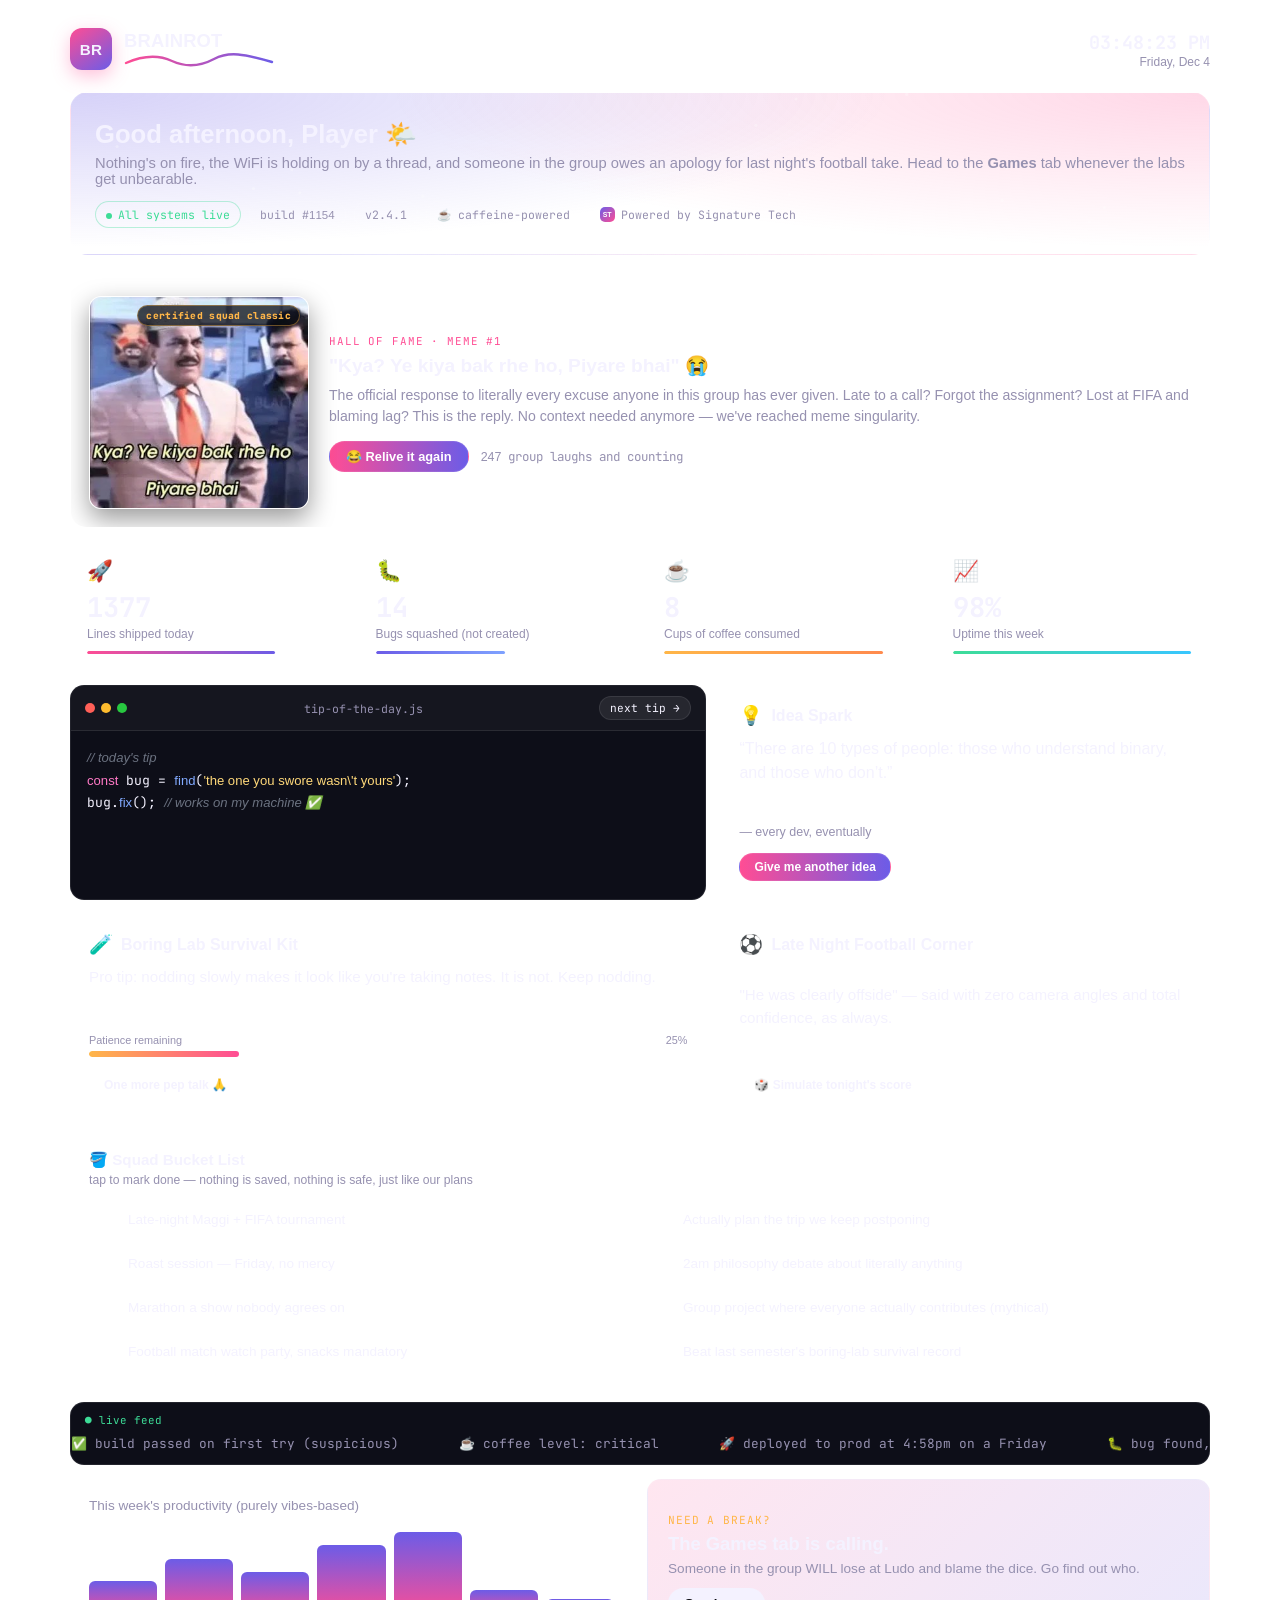
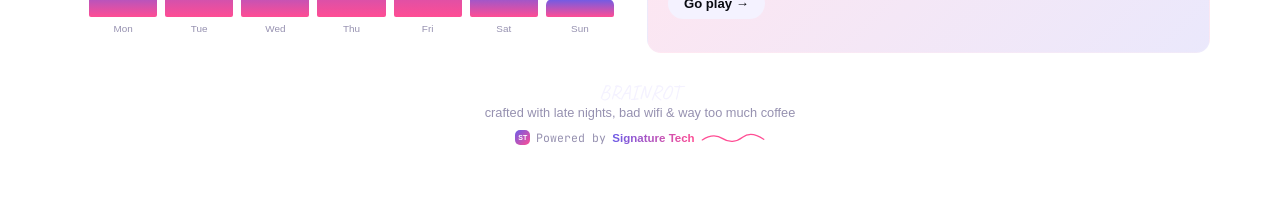
<file: dashboard.html>
<!DOCTYPE html>
<html lang="en">
<head>
<meta charset="UTF-8">
<meta name="viewport" content="width=device-width, initial-scale=1.0">
<link rel="stylesheet" href="style.css">
<link rel="preconnect" href="https://fonts.googleapis.com">
<link href="https://fonts.googleapis.com/css2?family=Space+Grotesk:wght@500;700&family=JetBrains+Mono:wght@400;500;700&family=Caveat:wght@600&display=swap" rel="stylesheet">
<style>
  /* ---- Local tokens (fall back gracefully if style.css already defines these) ---- */
  :root{
    --st-bg: #0a0b12;
    --st-panel: rgba(255,255,255,0.045);
    --st-panel-strong: rgba(255,255,255,0.075);
    --st-border: rgba(255,255,255,0.09);
    --st-pink: #ff4d94;
    --st-violet: #6c5ce7;
    --st-amber: #ffb648;
    --st-mint: #3ddc97;
    --text: #f4f2ff;
    --text-muted: #9691b0;
  }
  *{ box-sizing:border-box; }
  /* NOTE: style.css's height:100vh / overflow:hidden / flex rules are scoped to
     body.app-shell (used only by index.html), so this page is free to grow
     to its natural height and scroll normally inside the dashboard iframe. */
  body{
    background: transparent;
    margin:0; padding:0; color:var(--text);
    font-family:'Space Grotesk', sans-serif;
    overflow:visible;
  }
  .mono{ font-family:'JetBrains Mono', monospace; }
  .signature-font{ font-family:'Caveat', cursive; }

  .dash{
    max-width: 1180px; margin: 0 auto; padding: 28px 20px 60px;
    position:relative;
  }

  /* ---------- Top bar / branding ---------- */
  .topbar{
    display:flex; align-items:center; justify-content:space-between; gap:16px;
    flex-wrap:wrap; margin-bottom: 22px;
  }
  .brand{ display:flex; align-items:center; gap:12px; }
  .brand-mark{
    width:42px; height:42px; border-radius:12px; flex-shrink:0;
    background:linear-gradient(145deg, var(--st-pink), var(--st-violet));
    display:flex; align-items:center; justify-content:center;
    font-weight:700; font-size:.95rem; letter-spacing:.02em;
    box-shadow:0 6px 18px rgba(255,77,148,.35);
  }
  .brand-text{ display:flex; flex-direction:column; }
  .brand-text .name{ font-weight:700; font-size:1.15rem; letter-spacing:.01em; line-height:1.1; }
  .sig-underline{ height:14px; margin-top:2px; width:150px; }
  .sig-underline path{
    stroke:url(#sigGrad); stroke-width:2.4; fill:none; stroke-linecap:round;
    stroke-dasharray: 220; stroke-dashoffset: 220;
    animation: sign 1.6s ease forwards .3s;
  }
  @keyframes sign{ to{ stroke-dashoffset:0; } }

  .clockbox{ text-align:right; }
  .clockbox .time{ font-family:'JetBrains Mono', monospace; font-size:1.15rem; font-weight:700; }
  .clockbox .date{ font-size:.75rem; color:var(--text-muted); }

  /* ---------- Hero ---------- */
  .hero{
    position:relative; overflow:hidden; border-radius:18px; padding:26px 24px;
    background: radial-gradient(120% 160% at 0% 0%, rgba(108,92,231,.28), transparent 60%),
                radial-gradient(120% 160% at 100% 0%, rgba(255,77,148,.22), transparent 60%),
                var(--st-panel);
    border:1px solid var(--st-border);
    margin-bottom: 22px;
  }
  #netCanvas{ position:absolute; inset:0; width:100%; height:100%; opacity:.55; pointer-events:none; }
  .hero-inner{ position:relative; z-index:1; }
  .hero h2{ margin:0 0 6px; font-size:1.6rem; }
  .hero p{ margin:0; color:var(--text-muted); font-size:.92rem; }
  .badge-row{ display:flex; gap:8px; margin-top:14px; flex-wrap:wrap; }
  .badge{
    font-size:.72rem; padding:5px 10px; border-radius:20px; border:1px solid var(--st-border);
    background:rgba(255,255,255,.03); color:var(--text-muted); font-family:'JetBrains Mono',monospace;
  }
  .badge.live{ color:var(--st-mint); border-color:rgba(61,220,151,.35); }
  .badge.st-badge{ display:inline-flex; align-items:center; gap:6px; }
  .st-mark{
    width:15px; height:15px; border-radius:5px; flex-shrink:0;
    background:linear-gradient(135deg, var(--st-violet), var(--st-pink));
    display:inline-flex; align-items:center; justify-content:center;
    font-size:7px; font-weight:800; color:#fff;
  }
  .dot{ width:6px; height:6px; border-radius:50%; background:var(--st-mint); display:inline-block; margin-right:6px; animation:pulseDot 1.4s infinite; }
  @keyframes pulseDot{ 0%,100%{opacity:1;} 50%{opacity:.25;} }

  /* ---------- Grid ---------- */
  .grid{ display:grid; grid-template-columns: repeat(4, 1fr); gap:14px; margin-bottom:14px; }
  .stat-card{
    background:var(--st-panel); border:1px solid var(--st-border); border-radius:14px; padding:16px;
    position:relative; overflow:hidden;
  }
  .stat-card .icon{ font-size:1.3rem; }
  .stat-card .num{ font-size:1.7rem; font-weight:700; margin:6px 0 2px; font-family:'JetBrains Mono',monospace; }
  .stat-card .label{ font-size:.75rem; color:var(--text-muted); }
  .stat-card .bar{ height:3px; border-radius:3px; margin-top:10px; background:rgba(255,255,255,.08); overflow:hidden; }
  .stat-card .bar i{ display:block; height:100%; border-radius:3px; width:0; transition:width 1.2s ease; }
  .c1 i{ background:linear-gradient(90deg,var(--st-pink),var(--st-violet)); }
  .c2 i{ background:linear-gradient(90deg,var(--st-violet),#7ea2ff); }
  .c3 i{ background:linear-gradient(90deg,var(--st-amber),#ff8a4d); }
  .c4 i{ background:linear-gradient(90deg,var(--st-mint),#38c6ff); }

  /* ---------- Meme Wall ---------- */
  .meme-card{
    display:grid; grid-template-columns: 220px 1fr; gap:20px; align-items:center;
    background:var(--st-panel); border:1px solid var(--st-border); border-radius:16px;
    padding:18px; margin-bottom:14px; overflow:hidden; position:relative;
  }
  .meme-frame{
    position:relative; border-radius:12px; overflow:hidden; border:1px solid var(--st-border);
    box-shadow:0 10px 26px rgba(0,0,0,.4);
  }
  .meme-frame img{ display:block; width:100%; height:auto; }
  .meme-frame .stamp{
    position:absolute; top:8px; right:8px; background:rgba(10,11,18,.75); color:var(--st-amber);
    font-size:.6rem; font-weight:800; padding:3px 8px; border-radius:20px; letter-spacing:.03em;
    font-family:'JetBrains Mono',monospace; border:1px solid rgba(255,182,72,.4);
  }
  .meme-body .eyebrow{ font-size:.68rem; letter-spacing:.08em; text-transform:uppercase; color:var(--st-pink); font-family:'JetBrains Mono',monospace; margin-bottom:6px; }
  .meme-body h3{ margin:0 0 8px; font-size:1.2rem; }
  .meme-body p{ margin:0 0 14px; color:var(--text-muted); font-size:.88rem; line-height:1.5; }
  .meme-actions{ display:flex; align-items:center; gap:12px; flex-wrap:wrap; }
  .laugh-btn{
    font-size:.8rem; padding:7px 16px; border-radius:20px; border:1px solid var(--st-border);
    background:linear-gradient(90deg,var(--st-pink),var(--st-violet)); color:#fff; cursor:pointer; font-weight:700;
  }
  .laugh-count{ font-size:.78rem; color:var(--text-muted); font-family:'JetBrains Mono',monospace; }
  @media (max-width:640px){ .meme-card{ grid-template-columns:1fr; } .meme-frame{ max-width:220px; margin:0 auto; } }

  /* ---------- Lab / Football twin cards ---------- */
  .twin-card{
    background:var(--st-panel); border:1px solid var(--st-border); border-radius:14px; padding:18px;
    display:flex; flex-direction:column; justify-content:space-between;
  }
  .twin-card .top{ display:flex; align-items:center; gap:8px; margin-bottom:10px; }
  .twin-card .top .ic{ font-size:1.2rem; }
  .twin-card .quote{ font-size:.95rem; line-height:1.5; min-height:56px; }
  .twin-card button{
    margin-top:14px; align-self:flex-start; font-size:.75rem; padding:6px 14px; border-radius:20px;
    border:1px solid var(--st-border); background:var(--st-panel-strong); color:var(--text); cursor:pointer; font-weight:700;
  }
  .lab-progress{ margin-top:12px; }
  .lab-progress .row{ display:flex; justify-content:space-between; font-size:.68rem; color:var(--text-muted); margin-bottom:5px; font-family:'JetBrains Mono',monospace; }
  .lab-progress .track{ height:6px; border-radius:6px; background:rgba(255,255,255,.08); overflow:hidden; }
  .lab-progress .fill{ height:100%; background:linear-gradient(90deg,var(--st-amber),var(--st-pink)); border-radius:6px; transition:width .6s ease; }

  .score-box{
    margin-top:12px; padding:10px 12px; border-radius:10px; background:rgba(255,255,255,.03);
    border:1px solid var(--st-border); font-size:.82rem; display:none;
  }
  .score-box.show{ display:block; }
  .score-box .score{ font-family:'JetBrains Mono',monospace; font-weight:700; font-size:1rem; color:var(--st-mint); }

  /* ---------- Squad bucket list ---------- */
  .bucket-card{
    background:var(--st-panel); border:1px solid var(--st-border); border-radius:14px; padding:18px; margin-bottom:14px;
  }
  .bucket-card h4{ margin:0 0 4px; font-size:.95rem; }
  .bucket-card .sub{ font-size:.76rem; color:var(--text-muted); margin-bottom:14px; }
  .bucket-list{ list-style:none; margin:0; padding:0; display:grid; grid-template-columns:1fr 1fr; gap:8px; }
  .bucket-list li{
    display:flex; align-items:center; gap:10px; font-size:.85rem; padding:9px 12px; border-radius:10px;
    background:rgba(255,255,255,.025); border:1px solid var(--st-border); cursor:pointer; transition:background .2s;
  }
  .bucket-list li:hover{ background:rgba(255,255,255,.05); }
  .bucket-list li .chk{
    width:16px; height:16px; border-radius:5px; border:1.5px solid var(--st-border); flex-shrink:0;
    display:flex; align-items:center; justify-content:center; font-size:.65rem; transition:all .2s;
  }
  .bucket-list li.done .chk{ background:linear-gradient(135deg,var(--st-mint),#38c6ff); border-color:transparent; }
  .bucket-list li.done .label{ text-decoration:line-through; color:var(--text-muted); }
  @media (max-width:640px){ .bucket-list{ grid-template-columns:1fr; } }

  .cols{ display:grid; grid-template-columns: 1.3fr 1fr; gap:14px; margin-bottom:14px; }

  /* ---------- Code snippet card ---------- */
  .code-card{ background:#0d0e18; border:1px solid var(--st-border); border-radius:14px; overflow:hidden; }
  .code-head{
    display:flex; align-items:center; justify-content:space-between; padding:10px 14px;
    background:rgba(255,255,255,.03); border-bottom:1px solid var(--st-border);
  }
  .traffic{ display:flex; gap:6px; }
  .traffic span{ width:10px; height:10px; border-radius:50%; display:inline-block; }
  .traffic .rd{ background:#ff5f57; } .traffic .yl{ background:#febc2e; } .traffic .gr{ background:#28c840; }
  .code-head .fname{ font-size:.72rem; color:var(--text-muted); font-family:'JetBrains Mono',monospace; }
  .code-head button{
    font-size:.7rem; background:var(--st-panel-strong); border:1px solid var(--st-border); color:var(--text);
    padding:4px 10px; border-radius:20px; cursor:pointer; font-family:'JetBrains Mono',monospace;
  }
  .code-body{ padding:16px; font-family:'JetBrains Mono',monospace; font-size:.82rem; line-height:1.7; min-height:150px; white-space:pre-wrap; }
  .tk-kw{ color:#ff79c6; } .tk-fn{ color:#82aaff; } .tk-str{ color:#ffd97a; } .tk-cm{ color:#6b7280; font-style:italic; } .tk-num{ color:#3ddc97; }

  /* ---------- Idea card ---------- */
  .idea-card{
    background:var(--st-panel); border:1px solid var(--st-border); border-radius:14px; padding:18px;
    display:flex; flex-direction:column; justify-content:space-between;
  }
  .idea-card .top{ display:flex; align-items:center; gap:8px; margin-bottom:10px; }
  .idea-card .top .bulb{ font-size:1.2rem; animation:flicker 2.6s infinite; }
  @keyframes flicker{ 0%,19%,21%,23%,25%,54%,56%,100%{opacity:1;} 20%,24%,55%{opacity:.35;} }
  .idea-card .quote{ font-size:1rem; line-height:1.5; min-height:80px; }
  .idea-card .who{ color:var(--text-muted); font-size:.78rem; margin-top:8px; }
  .idea-card button{
    margin-top:14px; align-self:flex-start; font-size:.75rem; padding:6px 14px; border-radius:20px;
    border:1px solid var(--st-border); background:linear-gradient(90deg,var(--st-pink),var(--st-violet));
    color:#fff; cursor:pointer; font-weight:700;
  }

  /* ---------- Ticker ---------- */
  .ticker{
    background:#0d0e18; border:1px solid var(--st-border); border-radius:14px; padding:0; margin-bottom:14px;
    overflow:hidden; position:relative;
  }
  .ticker .tag{ position:absolute; top:10px; left:14px; font-size:.68rem; color:var(--st-mint); font-family:'JetBrains Mono',monospace; z-index:2; background:#0d0e18; padding-right:8px;}
  .ticker-track{ display:flex; gap:60px; white-space:nowrap; padding:32px 0 12px; animation:scroll 22s linear infinite; }
  .ticker-track span{ font-family:'JetBrains Mono',monospace; font-size:.8rem; color:var(--text-muted); }
  @keyframes scroll{ from{ transform:translateX(0);} to{ transform:translateX(-50%);} }

  /* ---------- Weekly chart + footer CTA ---------- */
  .bottom-row{ display:grid; grid-template-columns: 1fr 1fr; gap:14px; }
  .chart-card{ background:var(--st-panel); border:1px solid var(--st-border); border-radius:14px; padding:18px; }
  .chart-card h4{ margin:0 0 14px; font-size:.85rem; color:var(--text-muted); font-weight:500; }
  .bars{ display:flex; align-items:flex-end; gap:8px; height:90px; }
  .bars .b{ flex:1; background:linear-gradient(180deg,var(--st-violet),var(--st-pink)); border-radius:6px 6px 2px 2px; height:0; transition:height 1s cubic-bezier(.2,.9,.3,1); }
  .bars-labels{ display:flex; gap:8px; margin-top:6px; }
  .bars-labels span{ flex:1; text-align:center; font-size:.62rem; color:var(--text-muted); }

  .cta-card{
    border-radius:14px; padding:20px; border:1px solid var(--st-border);
    background:linear-gradient(135deg, rgba(255,77,148,.14), rgba(108,92,231,.14));
    display:flex; flex-direction:column; justify-content:center;
  }
  .cta-card .eyebrow{ font-size:.7rem; letter-spacing:.08em; text-transform:uppercase; color:var(--st-amber); font-family:'JetBrains Mono',monospace; }
  .cta-card h3{ margin:6px 0; font-size:1.15rem; }
  .cta-card p{ margin:0 0 12px; color:var(--text-muted); font-size:.85rem; }
  .cta-card a{
    align-self:flex-start; text-decoration:none; color:#0a0b12; background:var(--text);
    padding:8px 16px; border-radius:20px; font-weight:700; font-size:.82rem;
  }

  footer.sig{
    text-align:center; margin-top:26px; font-size:.8rem; color:var(--text-muted);
  }
  footer.sig .signature-font{ font-size:1.3rem; color:var(--text); }
  .footer-st{
    display:flex; align-items:center; justify-content:center; gap:6px; margin-top:10px;
    font-size:.72rem; font-family:'JetBrains Mono',monospace;
  }
  .footer-st strong{
    background:linear-gradient(90deg,var(--st-violet),var(--st-pink));
    -webkit-background-clip:text; background-clip:text; color:transparent; font-weight:800;
  }
  .mini-sig{ width:64px; height:10px; }
  .mini-sig path{
    stroke:var(--st-pink); stroke-width:2; fill:none; stroke-linecap:round;
    stroke-dasharray:160; stroke-dashoffset:160; animation:sign 1.4s ease forwards 1s;
  }

  @media (max-width:820px){
    .grid{ grid-template-columns: repeat(2,1fr); }
    .cols{ grid-template-columns: 1fr; }
    .bottom-row{ grid-template-columns: 1fr; }
  }
</style>
</head>
<body>

<div class="dash">

  <!-- ============ TOP BAR / BRANDING ============ -->
  <div class="topbar">
    <div class="brand">
      <div class="brand-mark">BR</div>
      <div class="brand-text">
        <div class="name">BRAINROT</div>
        <svg class="sig-underline" viewBox="0 0 150 14" xmlns="http://www.w3.org/2000/svg">
          <defs>
            <linearGradient id="sigGrad" x1="0" y1="0" x2="1" y2="0">
              <stop offset="0%" stop-color="#ff4d94"/>
              <stop offset="100%" stop-color="#6c5ce7"/>
            </linearGradient>
          </defs>
          <path d="M2 10 C 20 2, 35 2, 48 8 S 75 14, 90 6 S 120 1, 148 9"/>
        </svg>
      </div>
    </div>
    <div class="clockbox">
      <div class="time mono" id="clock">--:--:--</div>
      <div class="date" id="dateline">loading date…</div>
    </div>
  </div>

  <!-- ============ HERO ============ -->
  <div class="hero">
    <canvas id="netCanvas"></canvas>
    <div class="hero-inner">
      <h2 id="greeting">Welcome back, Player 👋</h2>
      <p>Nothing's on fire, the WiFi is holding on by a thread, and someone in the group owes an apology for last night's football take. Head to the <strong>Games</strong> tab whenever the labs get unbearable.</p>
      <div class="badge-row">
        <span class="badge live"><span class="dot"></span>All systems live</span>
        <span class="badge">build #<span id="buildNum">0000</span></span>
        <span class="badge">v2.4.1</span>
        <span class="badge">☕ caffeine-powered</span>
        <span class="badge st-badge"><span class="st-mark">ST</span>Powered by Signature Tech</span>
      </div>
    </div>
  </div>

  <!-- ============ MEME WALL ============ -->
  <div class="meme-card">
    <div class="meme-frame">
      <img src="meme.png" alt="The squad's classic CID meme — 'Kya? Ye kiya bak rhe ho, Piyare bhai'">
      <span class="stamp">certified squad classic</span>
    </div>
    <div class="meme-body">
      <div class="eyebrow">Hall of Fame · Meme #1</div>
      <h3>"Kya? Ye kiya bak rhe ho, Piyare bhai" 😭</h3>
      <p id="memeCaption">The official response to literally every excuse anyone in this group has ever given. Late to a call? Forgot the assignment? Lost at FIFA and blaming lag? This is the reply. No context needed anymore — we've reached meme singularity.</p>
      <div class="meme-actions">
        <button class="laugh-btn" onclick="laughAgain()">😂 Relive it again</button>
        <span class="laugh-count"><span id="laughCount">247</span> group laughs and counting</span>
      </div>
    </div>
  </div>

  <!-- ============ STAT CARDS ============ -->
  <div class="grid">
    <div class="stat-card c1">
      <div class="icon">🚀</div>
      <div class="num" id="stat1">0</div>
      <div class="label">Lines shipped today</div>
      <div class="bar"><i style="width:0" data-target="78"></i></div>
    </div>
    <div class="stat-card c2">
      <div class="icon">🐛</div>
      <div class="num" id="stat2">0</div>
      <div class="label">Bugs squashed (not created)</div>
      <div class="bar"><i style="width:0" data-target="54"></i></div>
    </div>
    <div class="stat-card c3">
      <div class="icon">☕</div>
      <div class="num" id="stat3">0</div>
      <div class="label">Cups of coffee consumed</div>
      <div class="bar"><i style="width:0" data-target="91"></i></div>
    </div>
    <div class="stat-card c4">
      <div class="icon">📈</div>
      <div class="num" id="stat4">0%</div>
      <div class="label">Uptime this week</div>
      <div class="bar"><i style="width:0" data-target="99"></i></div>
    </div>
  </div>

  <!-- ============ CODE + IDEA ============ -->
  <div class="cols">
    <div class="code-card">
      <div class="code-head">
        <div class="traffic"><span class="rd"></span><span class="yl"></span><span class="gr"></span></div>
        <div class="fname" id="snippetFile">tip-of-the-day.js</div>
        <button onclick="nextSnippet()">next tip →</button>
      </div>
      <div class="code-body mono" id="snippetBody"></div>
    </div>

    <div class="idea-card">
      <div class="top"><span class="bulb">💡</span><strong>Idea Spark</strong></div>
      <div class="quote" id="ideaText">Loading a spark of genius…</div>
      <div class="who" id="ideaWho"></div>
      <button onclick="nextIdea()">Give me another idea</button>
    </div>
  </div>

  <!-- ============ LAB SURVIVAL + FOOTBALL CORNER ============ -->
  <div class="cols">
    <div class="twin-card">
      <div class="top"><span class="ic">🧪</span><strong>Boring Lab Survival Kit</strong></div>
      <div class="quote" id="labText">Loading today's dose of motivation…</div>
      <div class="lab-progress">
        <div class="row"><span>Patience remaining</span><span id="labPct">72%</span></div>
        <div class="track"><div class="fill" id="labFill" style="width:0"></div></div>
      </div>
      <button onclick="nextLab()">One more pep talk 🙏</button>
    </div>

    <div class="twin-card">
      <div class="top"><span class="ic">⚽</span><strong>Late Night Football Corner</strong></div>
      <div class="quote" id="footballText">Loading tonight's hot take…</div>
      <div class="score-box" id="scoreBox">
        <div>Tonight's completely made-up scoreline:</div>
        <div class="score" id="scoreLine">— vs —</div>
        <div id="scoreCommentary" style="color:var(--text-muted); font-size:.78rem; margin-top:4px;"></div>
      </div>
      <button onclick="simulateScore()">🎲 Simulate tonight's score</button>
    </div>
  </div>

  <!-- ============ SQUAD BUCKET LIST ============ -->
  <div class="bucket-card">
    <h4>🪣 Squad Bucket List</h4>
    <div class="sub">tap to mark done — nothing is saved, nothing is safe, just like our plans</div>
    <ul class="bucket-list" id="bucketList"></ul>
  </div>

  <!-- ============ LIVE TICKER ============ -->
  <div class="ticker">
    <span class="tag">● live feed</span>
    <div class="ticker-track" id="tickerTrack"></div>
  </div>

  <!-- ============ CHART + CTA ============ -->
  <div class="bottom-row">
    <div class="chart-card">
      <h4>This week's productivity (purely vibes-based)</h4>
      <div class="bars" id="bars"></div>
      <div class="bars-labels">
        <span>Mon</span><span>Tue</span><span>Wed</span><span>Thu</span><span>Fri</span><span>Sat</span><span>Sun</span>
      </div>
    </div>
    <div class="cta-card">
      <div class="eyebrow">Need a break?</div>
      <h3>The Games tab is calling.</h3>
      <p>Someone in the group WILL lose at Ludo and blame the dice. Go find out who.</p>
      <a href="#games">Go play →</a>
    </div>
  </div>

  <footer class="sig">
    <div class="signature-font">BRAINROT</div>
    <div>crafted with late nights, bad wifi &amp; way too much coffee</div>
    <div class="footer-st">
      <span class="st-mark">ST</span>Powered by <strong>Signature Tech</strong>
      <svg class="mini-sig" viewBox="0 0 100 14" xmlns="http://www.w3.org/2000/svg">
        <path d="M2 10 C 14 2, 25 2, 34 8 S 55 14, 65 6 S 86 1, 98 9"/>
      </svg>
    </div>
  </footer>

</div>

<script>
  /* ---------- Clock ---------- */
  function tick(){
    const now = new Date();
    document.getElementById('clock').textContent = now.toLocaleTimeString([], {hour:'2-digit',minute:'2-digit',second:'2-digit'});
    document.getElementById('dateline').textContent = now.toLocaleDateString([], {weekday:'long', month:'short', day:'numeric'});
  }
  tick(); setInterval(tick, 1000);
  document.getElementById('buildNum').textContent = String(Math.floor(1000 + Math.random()*8999));

  /* ---------- Greeting by time of day ---------- */
  (function(){
    const h = new Date().getHours();
    const g = h < 5 ? 'Burning the midnight oil, Player 🌙' : h < 12 ? 'Good morning, Player ☀️' : h < 18 ? 'Good afternoon, Player 🌤️' : 'Good evening, Player 🌆';
    document.getElementById('greeting').textContent = g;
  })();

  /* ---------- Animated stat counters + bars ---------- */
  function animateCount(el, target, suffix=''){
    let cur = 0; const step = Math.max(1, Math.round(target/40));
    const t = setInterval(() => {
      cur += step;
      if(cur >= target){ cur = target; clearInterval(t); }
      el.textContent = cur + suffix;
    }, 25);
  }
  animateCount(document.getElementById('stat1'), 1200 + Math.floor(Math.random()*400));
  animateCount(document.getElementById('stat2'), 12 + Math.floor(Math.random()*8));
  animateCount(document.getElementById('stat3'), 4 + Math.floor(Math.random()*5));
  animateCount(document.getElementById('stat4'), 97 + Math.floor(Math.random()*3), '%');
  document.querySelectorAll('.bar i').forEach(bar => {
    setTimeout(() => bar.style.width = bar.dataset.target + '%', 200);
  });

  /* ---------- Meme Wall ---------- */
  let laughTotal = 247;
  const laughLines = [
    "The official response to literally every excuse anyone in this group has ever given. Late to a call? Forgot the assignment? Lost at FIFA and blaming lag? This is the reply. No context needed anymore — we've reached meme singularity.",
    "Someone sends this in the group chat at least once a day. It has replaced actual words at this point.",
    "Historians will one day study this screenshot to understand exactly how unserious we were.",
    "This meme has ended more arguments than actual logic ever has.",
    "Send this, and the conversation is legally over. No further discussion permitted."
  ];
  let laughIdx = 0;
  function laughAgain(){
    laughTotal += Math.floor(Math.random()*4) + 1;
    document.getElementById('laughCount').textContent = laughTotal;
    laughIdx = (laughIdx + 1) % laughLines.length;
    document.getElementById('memeCaption').textContent = laughLines[laughIdx];
  }

  /* ---------- Boring Lab Survival Kit ---------- */
  const labLines = [
    "You have survived every boring lab that came before this one. Statistically, this one ends too.",
    "Pro tip: nodding slowly makes it look like you're taking notes. It is not. Keep nodding.",
    "The lab manual has the answer. So does literally anyone who finished five minutes early.",
    "Somewhere, a professor is also bored of explaining this. You are both victims here.",
    "Breathe in. Breathe out. Check the clock. Regret checking the clock.",
    "This experiment 'should take 20 minutes.' It has taken 20 minutes three times now.",
    "Remember: the WiFi being down is not your fault, but it is definitely your excuse."
  ];
  let labIdx = 0;
  function nextLab(){
    labIdx = (labIdx + 1) % labLines.length;
    document.getElementById('labText').textContent = labLines[labIdx];
    const pct = Math.floor(Math.random()*40) + 20;
    document.getElementById('labPct').textContent = pct + '%';
    document.getElementById('labFill').style.width = pct + '%';
  }

  /* ---------- Late Night Football Corner ---------- */
  const footballLines = [
    "\"He was clearly offside\" — said with zero camera angles and total confidence, as always.",
    "It's 1am, the match ended an hour ago, and the group chat is still 0-0 on agreeing about that penalty.",
    "Someone is about to argue that their team 'deserved it more.' Nobody asked. Everybody's listening.",
    "Tactical genius activates the moment the actual manager makes a substitution you disagree with.",
    "\"I could've saved that\" — a group member who has never played in goal, ever, in their life.",
    "The real final score tonight: sleep 0, football talk 90+7."
  ];
  let footballIdx = 0;
  function renderFootball(){
    document.getElementById('footballText').textContent = footballLines[footballIdx];
  }
  renderFootball();
  setInterval(() => {
    footballIdx = (footballIdx + 1) % footballLines.length;
    renderFootball();
  }, 6000);

  const teams = ['Midnight FC', 'Sleepy United', 'Deadline Rovers', 'Lab Coat City', 'Group Chat Athletic', 'Offside Academy'];
  const commentary = [
    "A result nobody predicted, including the two teams playing.",
    "Somewhere, a VAR official is also confused.",
    "This scoreline settles nothing and will be argued about until 3am regardless.",
    "Purely simulated. Purely still going to cause a group chat war.",
    "Both fanbases (all four of you) are furious."
  ];
  function simulateScore(){
    const a = teams[Math.floor(Math.random()*teams.length)];
    let b = teams[Math.floor(Math.random()*teams.length)];
    while(b === a) b = teams[Math.floor(Math.random()*teams.length)];
    const sa = Math.floor(Math.random()*5), sb = Math.floor(Math.random()*5);
    document.getElementById('scoreLine').textContent = `${a} ${sa} — ${sb} ${b}`;
    document.getElementById('scoreCommentary').textContent = commentary[Math.floor(Math.random()*commentary.length)];
    document.getElementById('scoreBox').classList.add('show');
  }

  /* ---------- Squad Bucket List ---------- */
  const bucketItems = [
    "Late-night Maggi + FIFA tournament",
    "Actually plan the trip we keep postponing",
    "Roast session — Friday, no mercy",
    "2am philosophy debate about literally anything",
    "Marathon a show nobody agrees on",
    "Group project where everyone actually contributes (mythical)",
    "Football match watch party, snacks mandatory",
    "Beat last semester's boring-lab survival record"
  ];
  const bucketList = document.getElementById('bucketList');
  bucketItems.forEach((item, i) => {
    const li = document.createElement('li');
    li.innerHTML = `<span class="chk"></span><span class="label">${item}</span>`;
    li.onclick = () => {
      li.classList.toggle('done');
      li.querySelector('.chk').textContent = li.classList.contains('done') ? '✓' : '';
    };
    bucketList.appendChild(li);
  });

  /* ---------- Code snippet rotator ---------- */
  const snippets = [
    { file:'tip-of-the-day.js', code:`<span class="tk-cm">// today's tip</span>\n<span class="tk-kw">const</span> bug = <span class="tk-fn">find</span>(<span class="tk-str">'the one you swore wasn\\'t yours'</span>);\nbug.<span class="tk-fn">fix</span>(); <span class="tk-cm">// works on my machine ✅</span>` },
    { file:'shortcut.js', code:`<span class="tk-cm">// keyboard shortcut of the day</span>\n<span class="tk-kw">const</span> save = () => ctrl + <span class="tk-str">'S'</span>;\n<span class="tk-fn">setInterval</span>(save, <span class="tk-num">1000</span>); <span class="tk-cm">// paranoia mode</span>` },
    { file:'debugging.js', code:`<span class="tk-kw">function</span> <span class="tk-fn">debug</span>(problem) {\n  <span class="tk-fn">console</span>.log(problem);\n  <span class="tk-kw">return</span> <span class="tk-str">'it was a semicolon'</span>;\n}` },
    { file:'motivation.js', code:`<span class="tk-kw">while</span> (bugs.length > <span class="tk-num">0</span>) {\n  coffee.<span class="tk-fn">refill</span>();\n  <span class="tk-cm">// one more won't hurt</span>\n}` },
    { file:'friday-deploy.js', code:`<span class="tk-kw">if</span> (day === <span class="tk-str">'Friday'</span>) {\n  <span class="tk-fn">deploy</span>(<span class="tk-str">'production'</span>); <span class="tk-cm">// what could go wrong</span>\n}` }
  ];
  let snippetIdx = 0;
  function renderSnippet(){
    const s = snippets[snippetIdx];
    document.getElementById('snippetFile').textContent = s.file;
    document.getElementById('snippetBody').innerHTML = s.code;
  }
  function nextSnippet(){ snippetIdx = (snippetIdx+1) % snippets.length; renderSnippet(); }
  renderSnippet();

  /* ---------- Idea / quote rotator ---------- */
  const ideas = [
    { text:'“There are 10 types of people: those who understand binary, and those who don’t.”', who:'— every dev, eventually' },
    { text:'What if the sidebar could collapse into a tiny mascot that judges your code silently?', who:'— 2am idea, needs review' },
    { text:'“It’s not a bug, it’s an undocumented feature.”', who:'— unknown, probably you' },
    { text:'Add a button that does nothing except say "nice click" — morale matters.', who:'— UX brainstorm' },
    { text:'“Weeks of coding can save you hours of planning.”', who:'— cautionary tale' },
    { text:'A dark mode so dark it needs its own dark mode.', who:'— design meeting, 11pm' },
    { text:'A group chat feature that auto-replies "Kya? Ye kiya bak rhe ho" to any bad excuse.', who:'— genuinely needed' },
    { text:'What if attendance was based on vibes instead of actually showing up to lab?', who:'— circulated, not approved' },
    { text:'A trophy for "Most Confidently Wrong Football Take" — updated weekly, contested nightly.', who:'— group awards ceremony' }
  ];
  let ideaIdx = 0;
  function renderIdea(){
    document.getElementById('ideaText').textContent = ideas[ideaIdx].text;
    document.getElementById('ideaWho').textContent = ideas[ideaIdx].who;
  }
  function nextIdea(){ ideaIdx = (ideaIdx+1) % ideas.length; renderIdea(); }
  renderIdea();
  nextLab();

  /* ---------- Live ticker feed ---------- */
  const feed = [
    '✅ build passed on first try (suspicious)', '☕ coffee level: critical', '🚀 deployed to prod at 4:58pm on a Friday',
    '🐛 bug found, immediately renamed "feature"', '📦 node_modules now visible from space',
    '🔧 fixed it by turning it off and on again', '💬 "it works on my machine" — confirmed team motto',
    '⚡ page load time: instant-ish', '🌙 last commit: 2:47am, no regrets',
    '⚽ group chat still arguing about that penalty from 3 hours ago', '🧪 lab ends in "5 more minutes" — 40 minutes ago',
    '😂 "Kya? Ye kiya bak rhe ho" sent for the 4th time today', '🍜 maggi count tonight: concerning',
    '📴 someone left the call and blamed WiFi, again', '🎲 Ludo dice declared unofficially cursed'
  ];
  const track = document.getElementById('tickerTrack');
  track.innerHTML = feed.concat(feed).map(f => `<span>${f}</span>`).join('');

  /* ---------- Weekly bar chart ---------- */
  const bars = document.getElementById('bars');
  const heights = [40,65,50,80,95,30,20];
  heights.forEach(h => {
    const b = document.createElement('div');
    b.className = 'b';
    bars.appendChild(b);
    setTimeout(() => b.style.height = h + '%', 250);
  });

  /* ---------- Lightweight live network background ---------- */
  (function(){
    const canvas = document.getElementById('netCanvas');
    const ctx = canvas.getContext('2d');
    let w, h, points;
    function resize(){
      w = canvas.width = canvas.offsetWidth;
      h = canvas.height = canvas.offsetHeight;
    }
    function initPoints(){
      points = Array.from({length: 26}, () => ({
        x: Math.random()*w, y: Math.random()*h,
        vx: (Math.random()-0.5)*0.3, vy: (Math.random()-0.5)*0.3
      }));
    }
    function frame(){
      ctx.clearRect(0,0,w,h);
      points.forEach(p => {
        p.x += p.vx; p.y += p.vy;
        if(p.x<0||p.x>w) p.vx*=-1;
        if(p.y<0||p.y>h) p.vy*=-1;
      });
      for(let i=0;i<points.length;i++){
        for(let j=i+1;j<points.length;j++){
          const dx=points[i].x-points[j].x, dy=points[i].y-points[j].y;
          const dist=Math.hypot(dx,dy);
          if(dist<120){
            ctx.strokeStyle = `rgba(255,255,255,${0.12*(1-dist/120)})`;
            ctx.beginPath(); ctx.moveTo(points[i].x,points[i].y); ctx.lineTo(points[j].x,points[j].y); ctx.stroke();
          }
        }
        ctx.fillStyle = 'rgba(255,255,255,.5)';
        ctx.beginPath(); ctx.arc(points[i].x, points[i].y, 1.6, 0, Math.PI*2); ctx.fill();
      }
      requestAnimationFrame(frame);
    }
    window.addEventListener('resize', () => { resize(); });
    resize(); initPoints(); frame();
  })();
</script>

</body>
</html>
</file>
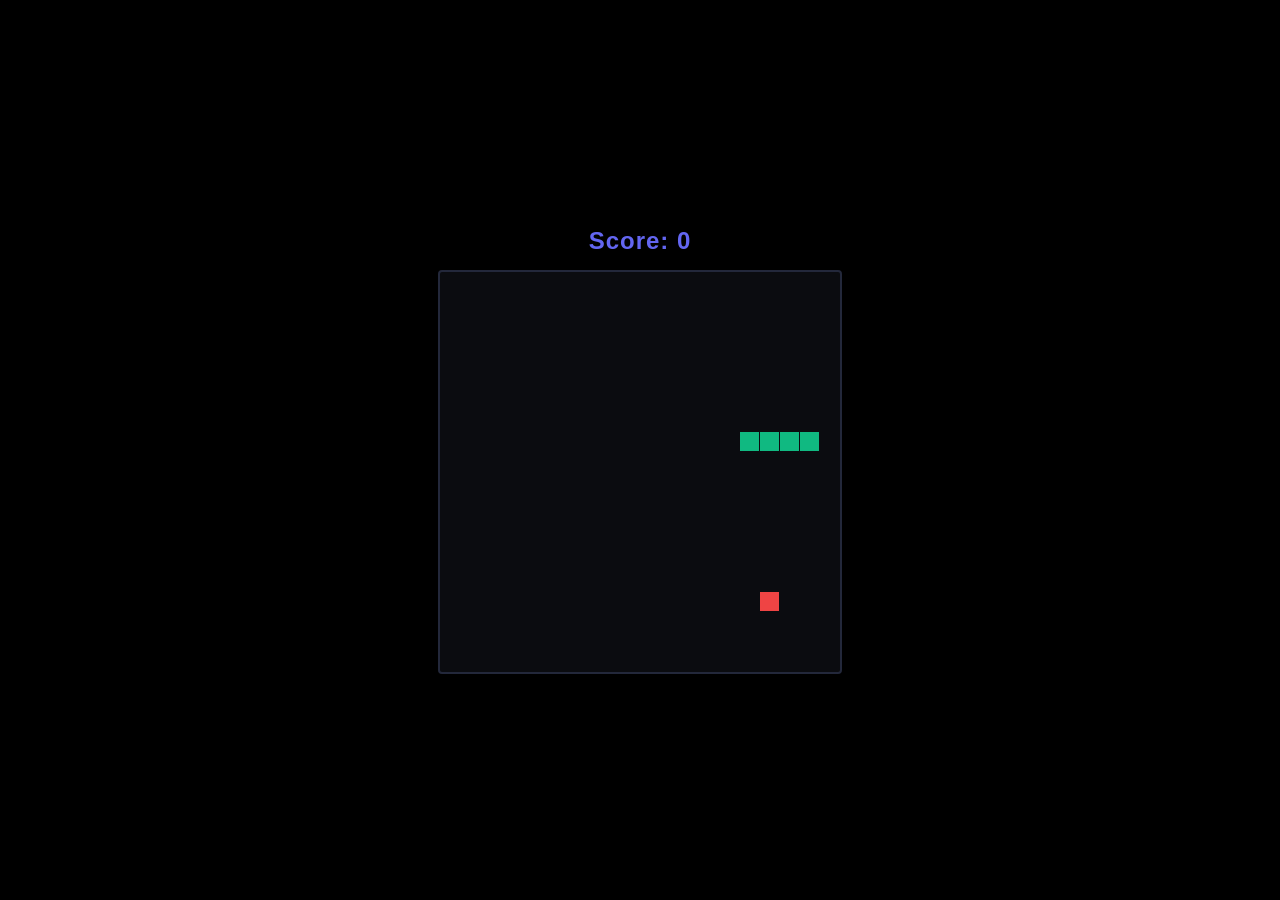
<file: games/snake/snake.html>
<!DOCTYPE html>
<html lang="en">
<head>
    <meta charset="UTF-8">
    <meta name="viewport" content="width=device-width, initial-scale=1.0">
    <title>Snake Game</title>
    <link rel="stylesheet" href="snake.css">
</head>
<body>
    <div class="game-container">
        <div class="score-board">Score: <span id="scoreVal">0</span></div>
        <canvas id="gameCanvas" width="400" height="400"></canvas>
    </div>
    <script src="snake.js"></script>
</body>
</html>
</file>
<file: style.css>
:root {
    --bg-dark: #0a0b12;
    --bg-card: #14151f;
    --bg-card-hover: #191b28;
    --border: #23283b;
    --accent: #6366f1;      /* signature indigo */
    --accent-hover: #4f46e5;
    --accent-2: #ff4d94;    /* signature pink, paired with indigo for gradients */
    --accent-mint: #3ddc97;
    --text-main: #f3f4f6;
    --text-muted: #9ca3af;
    --sidebar-width: 240px;
    --radius: 14px;
}

* {
    box-sizing: border-box;
    margin: 0;
    padding: 0;
    font-family: 'Segoe UI', Tahoma, Geneva, Verdana, sans-serif;
}

html { scrollbar-color: var(--accent) transparent; }
::-webkit-scrollbar { width: 10px; height: 10px; }
::-webkit-scrollbar-track { background: transparent; }
::-webkit-scrollbar-thumb { background: #2b304a; border-radius: 10px; border: 2px solid var(--bg-dark); }
::-webkit-scrollbar-thumb:hover { background: var(--accent); }

body {
    background-color: var(--bg-dark);
    color: var(--text-main);
    min-height: 100vh;
}

/* ============ Ambient glow (shell only) ============ */
body.app-shell::before {
    content: '';
    position: fixed;
    inset: -20%;
    z-index: 0;
    pointer-events: none;
    background:
        radial-gradient(38% 30% at 12% 8%, rgba(99,102,241,.20), transparent 60%),
        radial-gradient(32% 26% at 92% 18%, rgba(255,77,148,.14), transparent 60%),
        radial-gradient(30% 30% at 50% 100%, rgba(61,220,151,.08), transparent 60%);
    animation: driftGlow 18s ease-in-out infinite alternate;
}
@keyframes driftGlow {
    from { transform: translate3d(0,0,0) scale(1); }
    to   { transform: translate3d(-2%, 2%, 0) scale(1.08); }
}

/* ============ App shell layout ============ */
body.app-shell {
    display: flex;
    height: 100vh;
    overflow: hidden;
}

.sidebar {
    position: relative;
    z-index: 1;
    width: var(--sidebar-width);
    flex-shrink: 0;
    background-color: rgba(20, 21, 31, 0.85);
    backdrop-filter: blur(10px);
    border-right: 1px solid var(--border);
    display: flex;
    flex-direction: column;
    padding: 22px 16px;
    transition: transform .3s ease;
}

.brand-logo {
    font-size: 21px;
    font-weight: 800;
    letter-spacing: .5px;
    color: var(--text-main);
    margin: 6px 4px 6px;
    display: flex;
    align-items: center;
    gap: 10px;
}
.brand-logo .mark {
    width: 34px; height: 34px; border-radius: 10px; flex-shrink: 0;
    background: linear-gradient(135deg, var(--accent), var(--accent-2));
    display: flex; align-items: center; justify-content: center;
    font-size: 15px; font-weight: 800; box-shadow: 0 6px 16px rgba(99,102,241,.35);
}
.brand-logo span { background: linear-gradient(90deg, var(--accent), var(--accent-2)); -webkit-background-clip: text; background-clip: text; color: transparent; }
.brand-tag { margin: -2px 4px 26px; }
.pb-badge {
    display: inline-flex; align-items: center; gap: 7px;
    padding: 5px 12px 5px 5px; border-radius: 20px;
    background: rgba(255,255,255,.04); border: 1px solid var(--border);
    font-size: 10.5px; color: var(--text-muted); letter-spacing: .01em;
}
.pb-mark {
    width: 17px; height: 17px; border-radius: 5px; flex-shrink: 0;
    background: linear-gradient(135deg, var(--accent), var(--accent-2));
    display: flex; align-items: center; justify-content: center;
    font-size: 8px; font-weight: 800; color: #fff;
}
.pb-badge strong, .footer-right strong {
    background: linear-gradient(90deg, var(--accent), var(--accent-2));
    -webkit-background-clip: text; background-clip: text; color: transparent;
    font-weight: 800;
}

.sidebar-menu { list-style: none; display: flex; flex-direction: column; gap: 6px; }

.sidebar-item {
    padding: 11px 14px;
    border-radius: 10px;
    color: var(--text-muted);
    cursor: pointer;
    transition: all 0.25s ease;
    font-weight: 600;
    font-size: 14px;
    display: flex; align-items: center; gap: 10px;
    border-left: 3px solid transparent;
}
.sidebar-item .ic { font-size: 15px; opacity: .9; }

.sidebar-item:hover { background-color: rgba(255,255,255,.04); color: var(--text-main); }
.sidebar-item.active {
    background: linear-gradient(90deg, rgba(99,102,241,.18), rgba(255,77,148,.06));
    color: var(--text-main);
    border-left: 3px solid var(--accent);
}

.sidebar-footer {
    margin-top: auto; padding: 12px; border-radius: 10px;
    background: rgba(255,255,255,.03); font-size: 11px; color: var(--text-muted);
    display: flex; align-items: center; gap: 8px;
}
.sidebar-footer .pulse { width: 7px; height: 7px; border-radius: 50%; background: var(--accent-mint); animation: pulseDot 1.6s infinite; flex-shrink:0; }
@keyframes pulseDot { 0%,100%{opacity:1;} 50%{opacity:.25;} }

/* ============ Hamburger (mobile) ============ */
.hamburger {
    display: none;
    background: none; border: none; color: var(--text-main); font-size: 20px;
    cursor: pointer; padding: 8px; margin-right: 6px;
}

.main-container {
    position: relative; z-index: 1;
    flex: 1;
    display: flex;
    flex-direction: column;
    min-height: 0; /* critical: lets children scroll instead of overflowing silently */
}

/* ============ Site footer ============ */
.site-footer {
    flex-shrink: 0;
    height: 46px;
    display: flex;
    align-items: center;
    justify-content: space-between;
    padding: 0 28px;
    background: rgba(20, 21, 31, 0.75);
    backdrop-filter: blur(10px);
    border-top: 1px solid var(--border);
    font-size: .76rem;
    color: var(--text-muted);
}
.footer-right { display: flex; align-items: center; gap: 8px; }
.pb-sig { width: 76px; height: 12px; flex-shrink: 0; }
.pb-sig path {
    stroke: url(#footerSigGrad); stroke-width: 2.2; fill: none; stroke-linecap: round;
    stroke-dasharray: 200; stroke-dashoffset: 200;
    animation: footerSign 1.6s ease forwards .6s;
}
@keyframes footerSign { to { stroke-dashoffset: 0; } }

@media (max-width: 640px) {
    .site-footer { flex-direction: column; gap: 4px; height: auto; padding: 10px 20px; text-align: center; }
}

.sub-top-bar {
    background-color: rgba(20, 21, 31, 0.7);
    backdrop-filter: blur(10px);
    border-bottom: 1px solid var(--border);
    padding: 0 30px;
    display: flex;
    align-items: center;
    height: 60px;
    flex-shrink: 0;
}

.nav-tabs {
    display: flex;
    gap: 26px;
    list-style: none;
    height: 100%;
}

.nav-tab {
    display: flex;
    align-items: center;
    gap: 6px;
    color: var(--text-muted);
    cursor: pointer;
    font-weight: 600;
    font-size: 14px;
    position: relative;
    padding: 0 2px;
    height: 100%;
    transition: color 0.25s;
}

.nav-tab:hover, .nav-tab.active { color: var(--text-main); }

.nav-tab.active::after {
    content: '';
    position: absolute;
    bottom: 0;
    left: 0;
    width: 100%;
    height: 3px;
    background: linear-gradient(90deg, var(--accent), var(--accent-2));
    border-radius: 3px 3px 0 0;
}

.content-area {
    flex: 1;
    min-height: 0; /* critical for the inner scroll container to actually scroll */
    padding: 28px 30px 40px;
    overflow-y: auto;
}

.content-page { display: none; }
.content-page.active { display: block; animation: fadeUp .35s ease; }
.content-page.fill.active { display: flex; flex-direction: column; height: 100%; }
@keyframes fadeUp { from { opacity:0; transform: translateY(8px);} to { opacity:1; transform: translateY(0);} }

.page-title { display:flex; align-items:baseline; gap:10px; margin-bottom: 6px; }
.page-title h2 { font-size: 1.4rem; }
.page-title .sub { color: var(--text-muted); font-size: .85rem; }

/* ============ Dashboard iframe ============ */
.dashboard-frame {
    width: 100%;
    border: none;
    background: transparent;
    flex: 1;
    display: block;
    border-radius: var(--radius);
    min-height: 400px;
}

/* ============ Games grid ============ */
.games-grid {
    display: grid;
    grid-template-columns: repeat(auto-fill, minmax(220px, 1fr));
    gap: 22px;
    margin-top: 20px;
}

.game-card {
    position: relative;
    background-color: var(--bg-card);
    border: 1px solid var(--border);
    border-radius: var(--radius);
    overflow: hidden;
    cursor: pointer;
    transition: transform 0.3s ease, box-shadow 0.3s ease, border-color .3s ease;
}

.game-card::before {
    content: '';
    position: absolute; inset: 0; border-radius: inherit; padding: 1px;
    background: linear-gradient(135deg, var(--accent), var(--accent-2));
    opacity: 0; transition: opacity .3s ease;
    -webkit-mask: linear-gradient(#000 0 0) content-box, linear-gradient(#000 0 0);
    -webkit-mask-composite: xor; mask-composite: exclude;
    pointer-events: none;
}

.game-card:hover {
    transform: translateY(-6px);
    box-shadow: 0 16px 30px rgba(99, 102, 241, 0.2);
    border-color: transparent;
}
.game-card:hover::before { opacity: 1; }

.game-thumbnail {
    height: 140px;
    background: linear-gradient(160deg, #1b1e2e, #14151f);
    display: flex;
    align-items: center;
    justify-content: center;
    font-size: 42px;
    position: relative;
}
.game-thumbnail span { display:inline-block; animation: floatIcon 3s ease-in-out infinite; }
@keyframes floatIcon { 0%,100%{ transform: translateY(0);} 50%{ transform: translateY(-6px);} }

.play-overlay {
    position: absolute; inset: 0; display:flex; align-items:center; justify-content:center;
    background: rgba(10,11,18,.55); opacity: 0; transition: opacity .25s ease;
    font-weight: 800; font-size: 13px; letter-spacing: .05em; text-transform: uppercase;
    color: #fff;
}
.game-card:hover .play-overlay { opacity: 1; }

.game-info { padding: 14px 15px 16px; }
.game-title { font-size: 15px; font-weight: 700; margin-bottom: 5px; }
.game-tag { font-size: 11px; color: var(--accent); text-transform: uppercase; font-weight: 800; letter-spacing: .04em; }

/* ============ Empty state (About / Shop / News placeholders) ============ */
.empty-state {
    margin-top: 24px;
    border: 1px dashed var(--border);
    border-radius: var(--radius);
    padding: 46px 24px;
    text-align: center;
    background: rgba(255,255,255,.02);
}
.empty-state .emoji { font-size: 34px; margin-bottom: 10px; }
.empty-state h3 { font-size: 1.05rem; margin-bottom: 6px; }
.empty-state p { color: var(--text-muted); font-size: .85rem; max-width: 360px; margin: 0 auto; }

/* ============ Toast ============ */
.toast {
    position: fixed; bottom: 22px; left: 50%; transform: translateX(-50%) translateY(20px);
    background: var(--bg-card); border: 1px solid var(--border); color: var(--text-main);
    padding: 10px 18px; border-radius: 30px; font-size: 13px; font-weight: 600;
    box-shadow: 0 10px 24px rgba(0,0,0,.4); opacity: 0; pointer-events: none;
    transition: opacity .25s ease, transform .25s ease; z-index: 2000;
}
.toast.show { opacity: 1; transform: translateX(-50%) translateY(0); }

/* ============ Game modal ============ */
.game-modal {
    display: none;
    position: fixed;
    inset: 0;
    background-color: rgba(8, 9, 14, 0.85);
    backdrop-filter: blur(6px);
    z-index: 1000;
    justify-content: center;
    align-items: center;
    flex-direction: column;
}

.game-modal.active { display: flex; animation: fadeUp .25s ease; }

.modal-header {
    display: flex;
    justify-content: space-between;
    align-items: center;
    width: 90vw;
    max-width: 800px;
    margin-bottom: 15px;
}
.modal-header .modal-title { font-weight: 700; color: var(--text-muted); font-size: 13px; letter-spacing: .04em; text-transform: uppercase; }

.close-btn {
    background-color: #ef4444;
    color: white;
    border: none;
    padding: 9px 18px;
    border-radius: 8px;
    cursor: pointer;
    font-weight: 700;
    font-size: 13px;
    transition: background-color .2s, transform .15s;
}
.close-btn:hover { background-color: #dc2626; transform: translateY(-1px); }

.game-frame {
    width: 90vw;
    max-width: 800px;
    height: 600px;
    max-height: 75vh;
    border: 4px solid var(--border);
    border-radius: 12px;
    background-color: black;
    box-shadow: 0 20px 50px rgba(0,0,0,.5);
}

/* ============ Responsive ============ */
@media (max-width: 860px) {
    .hamburger { display: inline-flex; align-items:center; justify-content:center; }
    .sidebar {
        position: fixed; top: 0; left: 0; bottom: 0; z-index: 200;
        transform: translateX(-100%);
        box-shadow: 20px 0 40px rgba(0,0,0,.4);
    }
    .sidebar.open { transform: translateX(0); }
    .nav-tabs { gap: 16px; overflow-x: auto; }
    .content-area { padding: 20px 16px 32px; }
}
</file>
<file: football-arena/arena-style.css>
/* Custom additions for our standalone sandbox wrapper */
.arena-body {
    background-color: transparent !important;
    padding: 0;
    margin: 0;
    overflow-x: hidden;
}

.arena-container {
    animation: fadeUp 0.35s ease;
}

.arena-grid {
    display: grid;
    /* Adjusts dynamically to a 3-column grid layout */
    grid-template-columns: repeat(auto-fit, minmax(280px, 1fr));
    gap: 20px;
    margin-top: 16px;
}

.arena-card {
    background-color: var(--bg-card);
    border: 1px solid var(--border);
    border-radius: var(--radius);
    padding: 20px;
    display: flex;
    flex-direction: column;
    height: calc(100vh - 150px);
    min-height: 480px;
}

.panel-header {
    display: flex;
    justify-content: space-between;
    align-items: center;
    border-bottom: 1px solid var(--border);
    padding-bottom: 12px;
    margin-bottom: 16px;
}

.panel-header h3 {
    font-size: 1.05rem;
    font-weight: 700;
}

.arena-data-box {
    flex: 1;
    overflow-y: auto;
    display: flex;
    flex-direction: column;
    gap: 12px;
    padding-right: 4px;
}

.feed-item {
    background: rgba(255, 255, 255, 0.02);
    border: 1px solid var(--border);
    border-radius: 10px;
    padding: 14px;
    transition: transform 0.2s ease, border-color 0.2s ease;
}

.feed-item:hover {
    border-color: var(--accent);
    transform: translateX(2px);
}

.feed-league {
    font-size: 10px;
    text-transform: uppercase;
    color: var(--accent);
    font-weight: 800;
    letter-spacing: 0.05em;
    margin-bottom: 4px;
}

/* Custom coloring for team accents */
.madrid-tag { color: #38bdf8 !important; }
.barca-tag { color: #f43f5e !important; }

.feed-title {
    font-size: 13.5px;
    font-weight: 600;
    color: var(--text-main);
}

.pulse-badge, .news-badge {
    font-size: 10px;
    font-weight: 800;
    padding: 4px 8px;
    border-radius: 6px;
    background: rgba(61, 220, 151, 0.1);
    color: var(--accent-mint);
    display: inline-flex;
    align-items: center;
    gap: 6px;
}

.news-badge { background: rgba(255, 77, 148, 0.1); color: var(--accent-2); }
.pulse-dot { width: 6px; height: 6px; border-radius: 50%; background: var(--accent-mint); animation: pulseDot 1.6s infinite; }

.skeleton-item {
    height: 70px;
    background: linear-gradient(90deg, rgba(255,255,255,0.02) 25%, rgba(255,255,255,0.05) 50%, rgba(255,255,255,0.02) 75%);
    background-size: 200% 100%;
    animation: loadingShimmer 1.4s infinite;
    border-radius: 10px;
}

@keyframes loadingShimmer {
    0% { background-position: 200% 0; }
    100% { background-position: -200% 0; }
}
</file>
<file: games/snake/snake.css>
body {
    background-color: #000;
    color: white;
    font-family: 'Segoe UI', Arial, sans-serif;
    margin: 0;
    padding: 0;
    display: flex;
    justify-content: center;
    align-items: center;
    height: 100vh;
    overflow: hidden;
}

.game-container {
    text-align: center;
}

.score-board {
    font-size: 24px;
    font-weight: bold;
    margin-bottom: 15px;
    color: #6366f1; /* Matches the dashboard neon accent */
    letter-spacing: 1px;
}

canvas {
    background-color: #0b0c10;
    border: 2px solid #23283b;
    border-radius: 4px;
    display: block;
}
</file>
